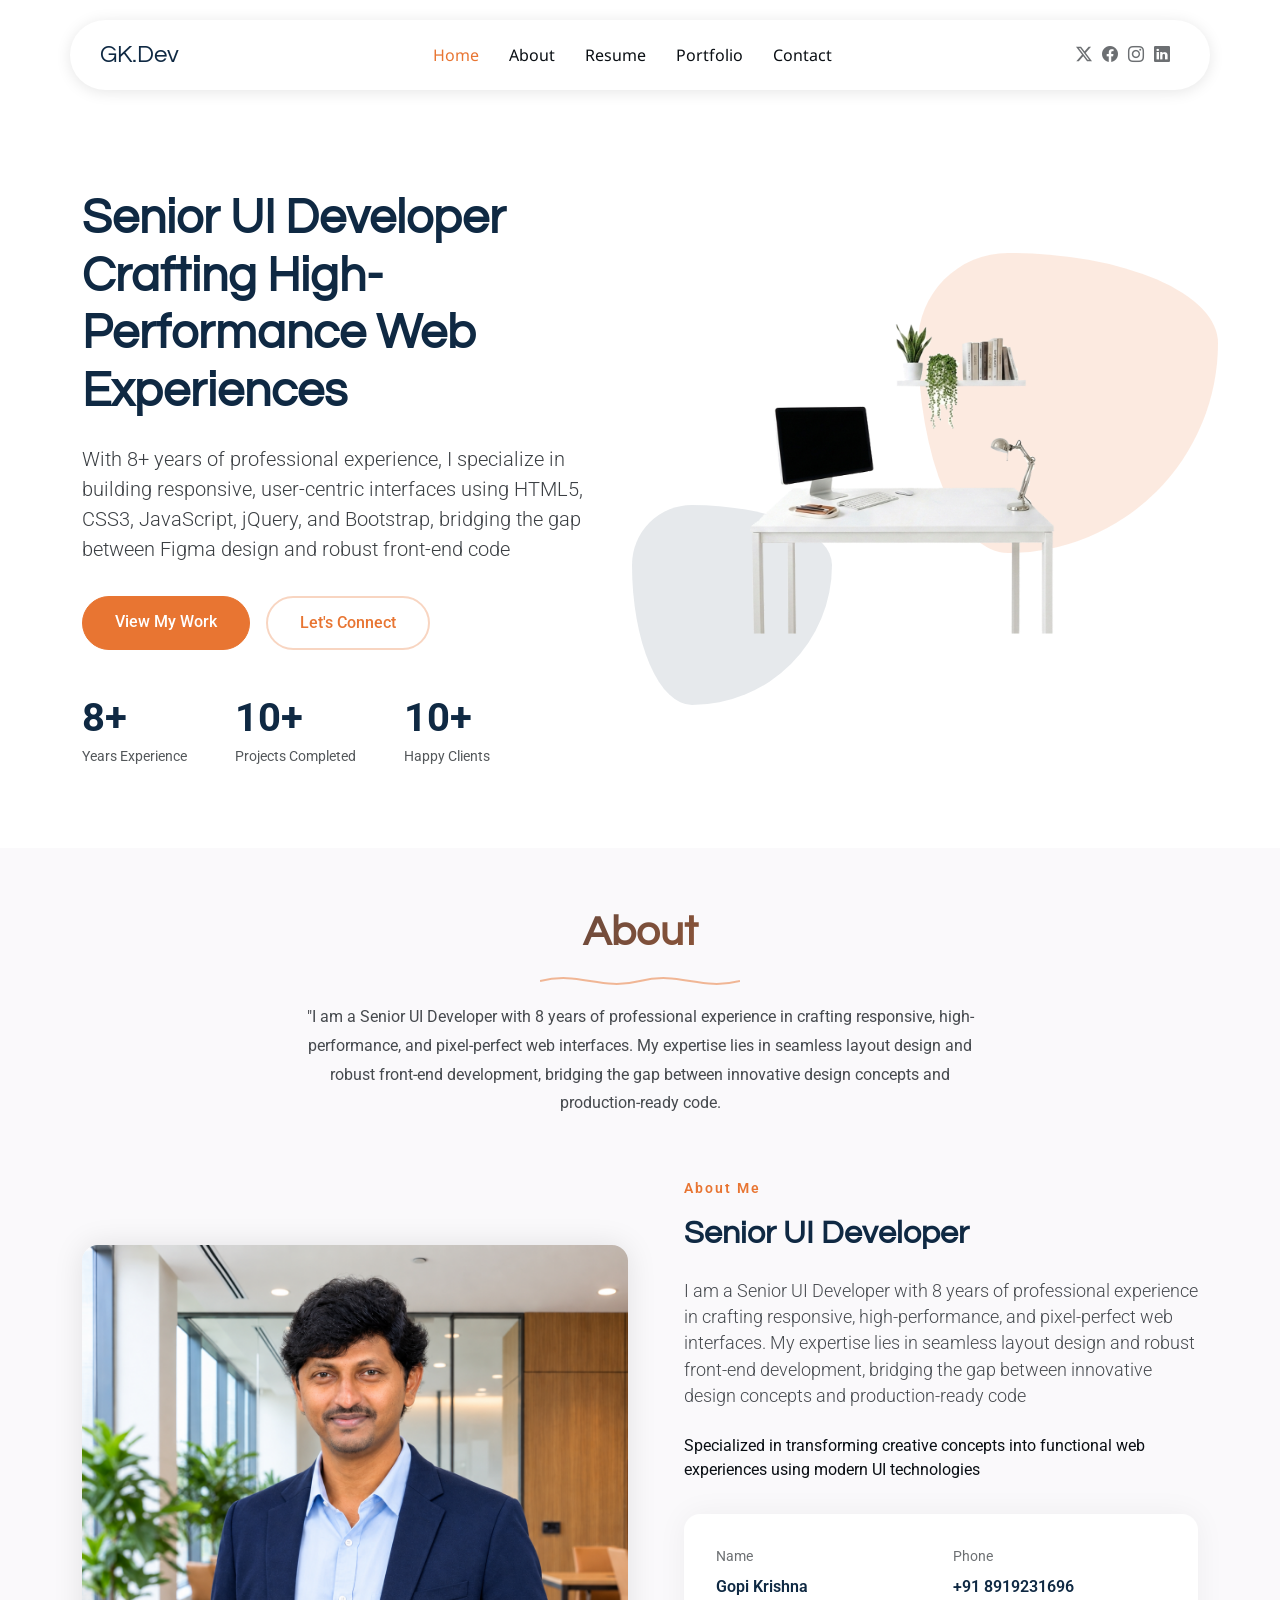
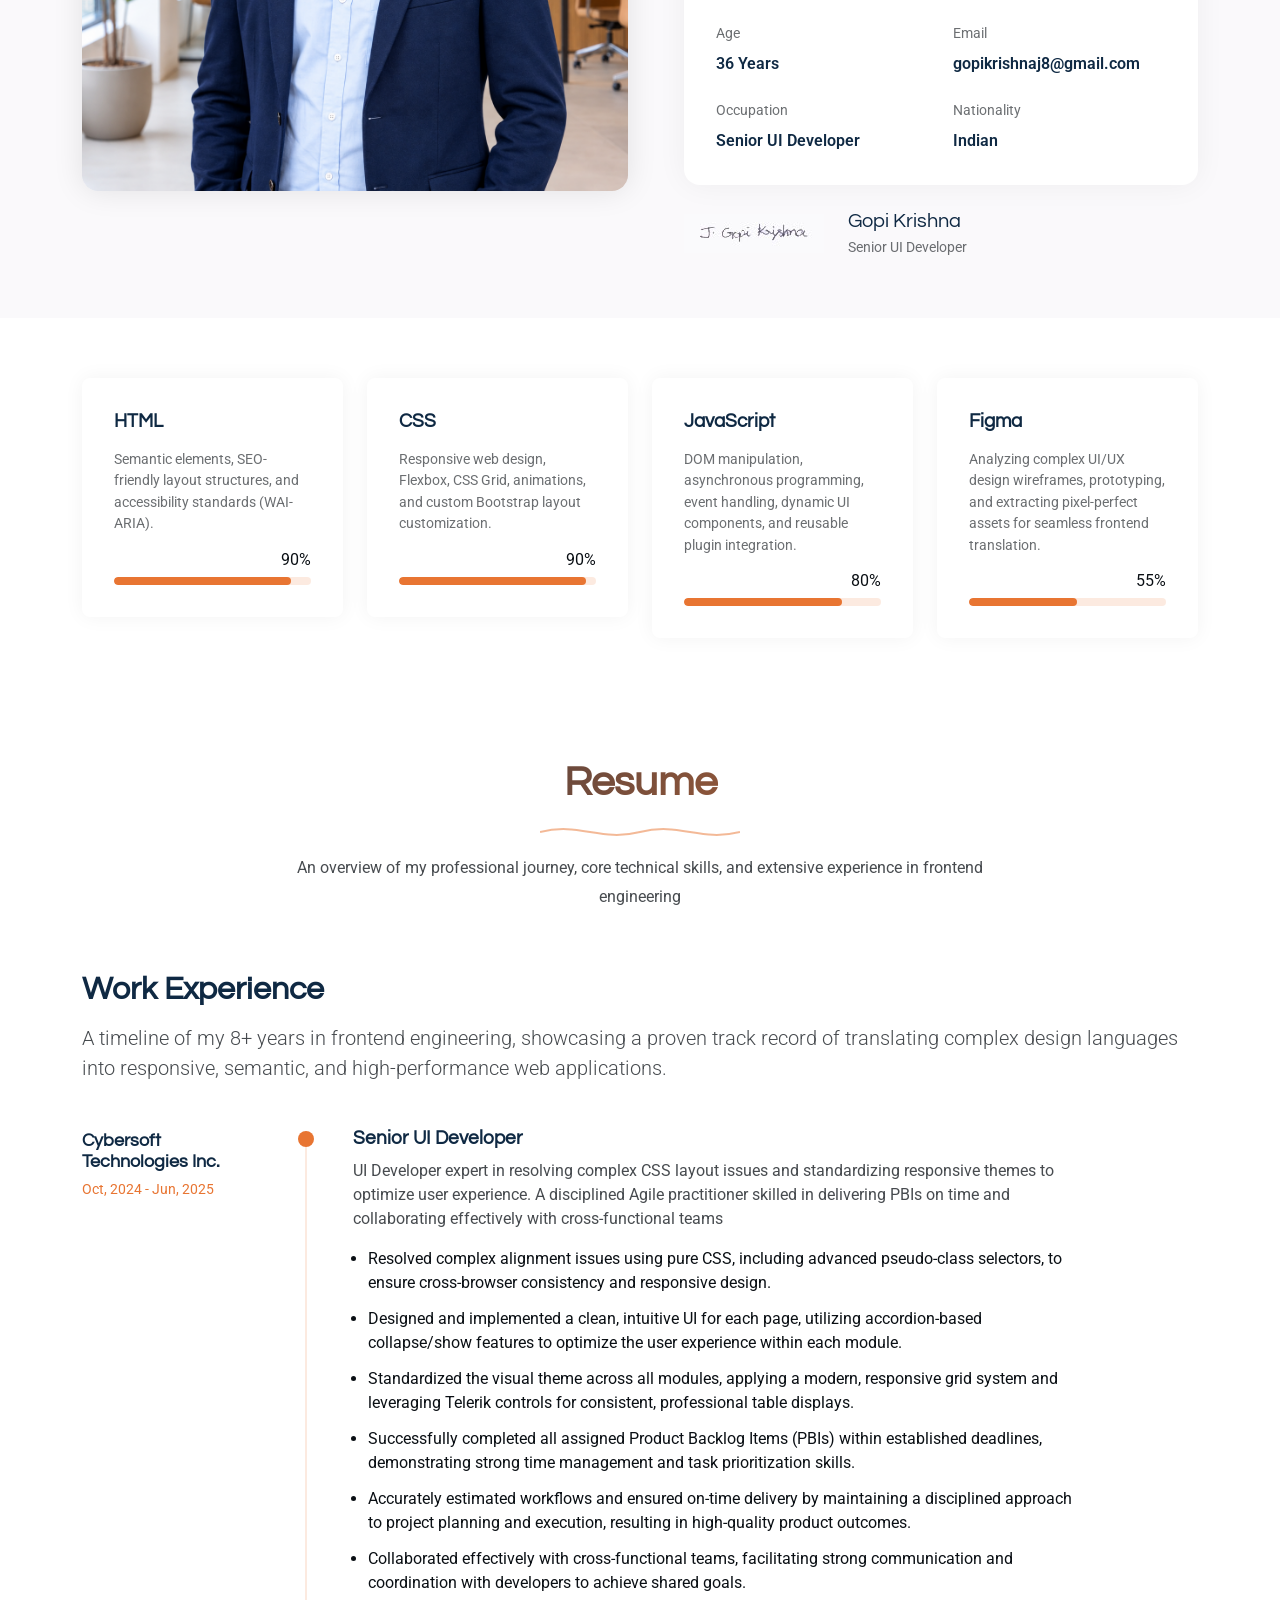
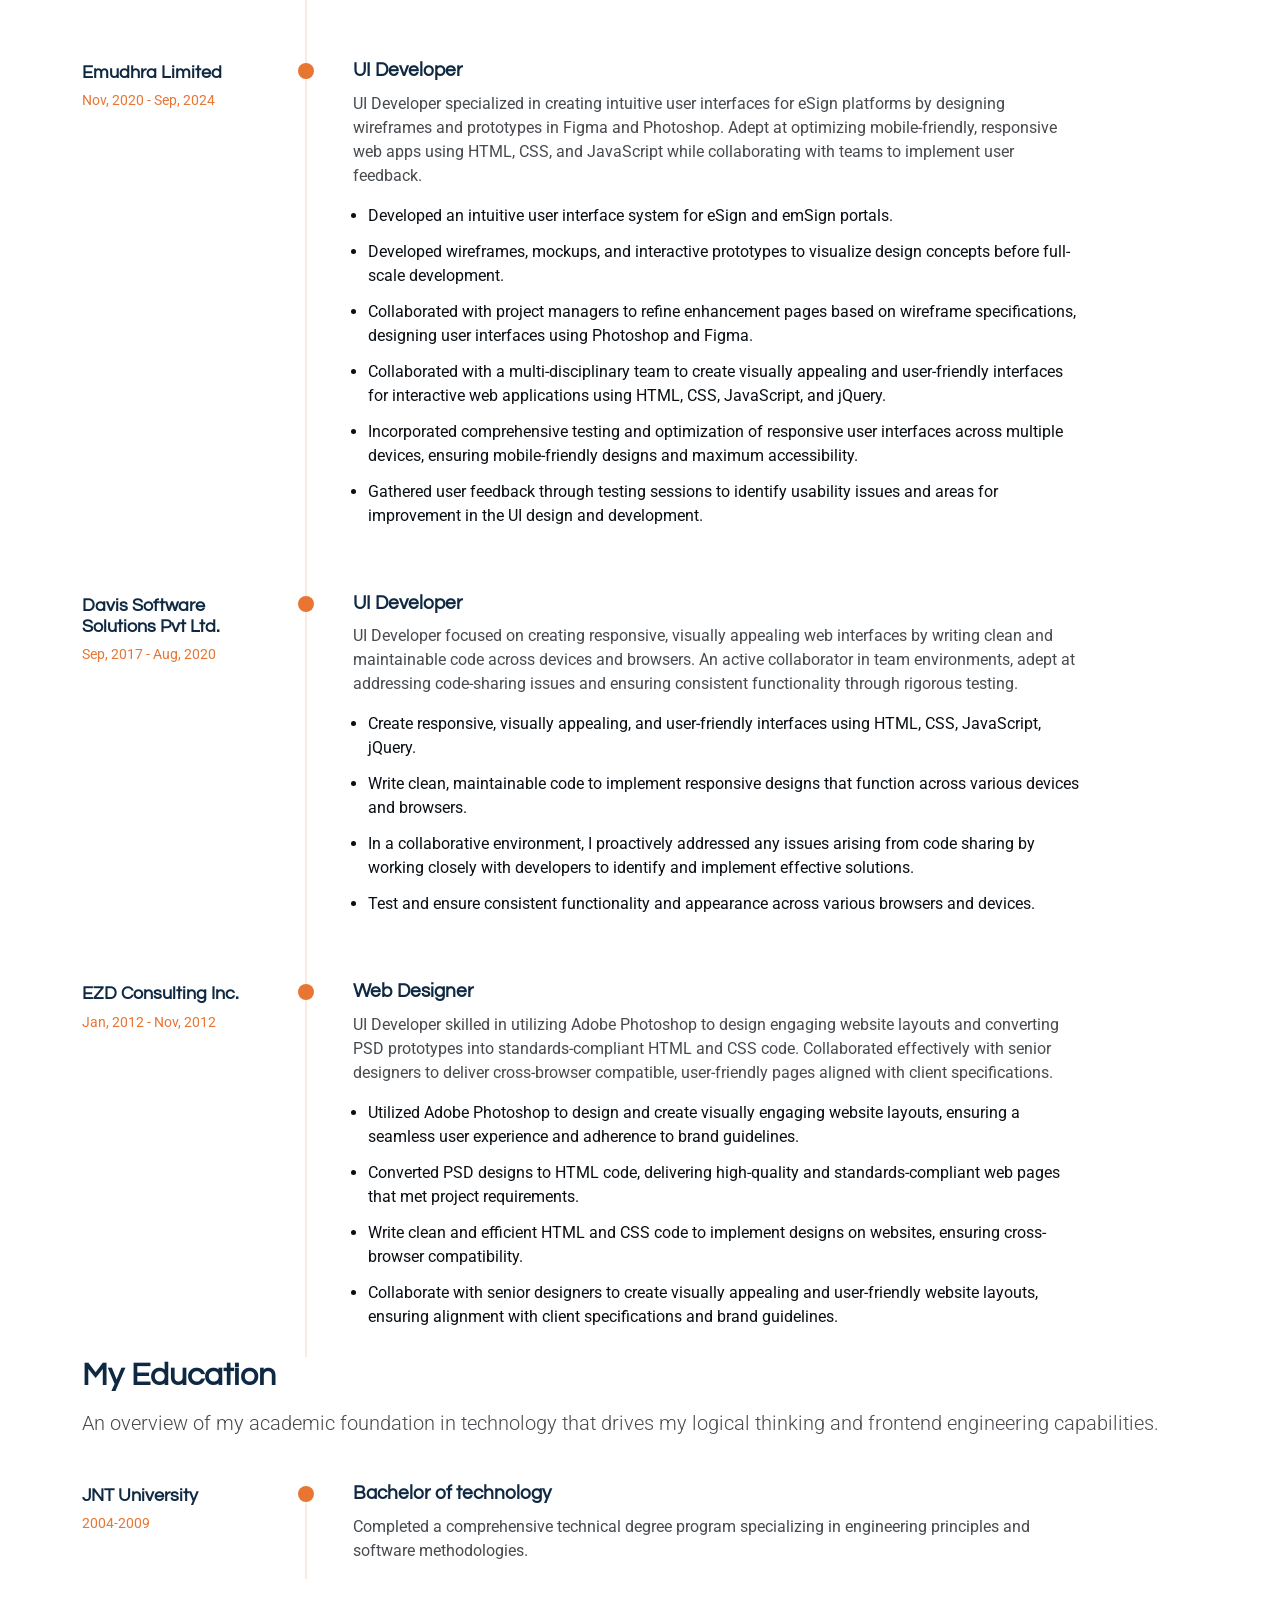
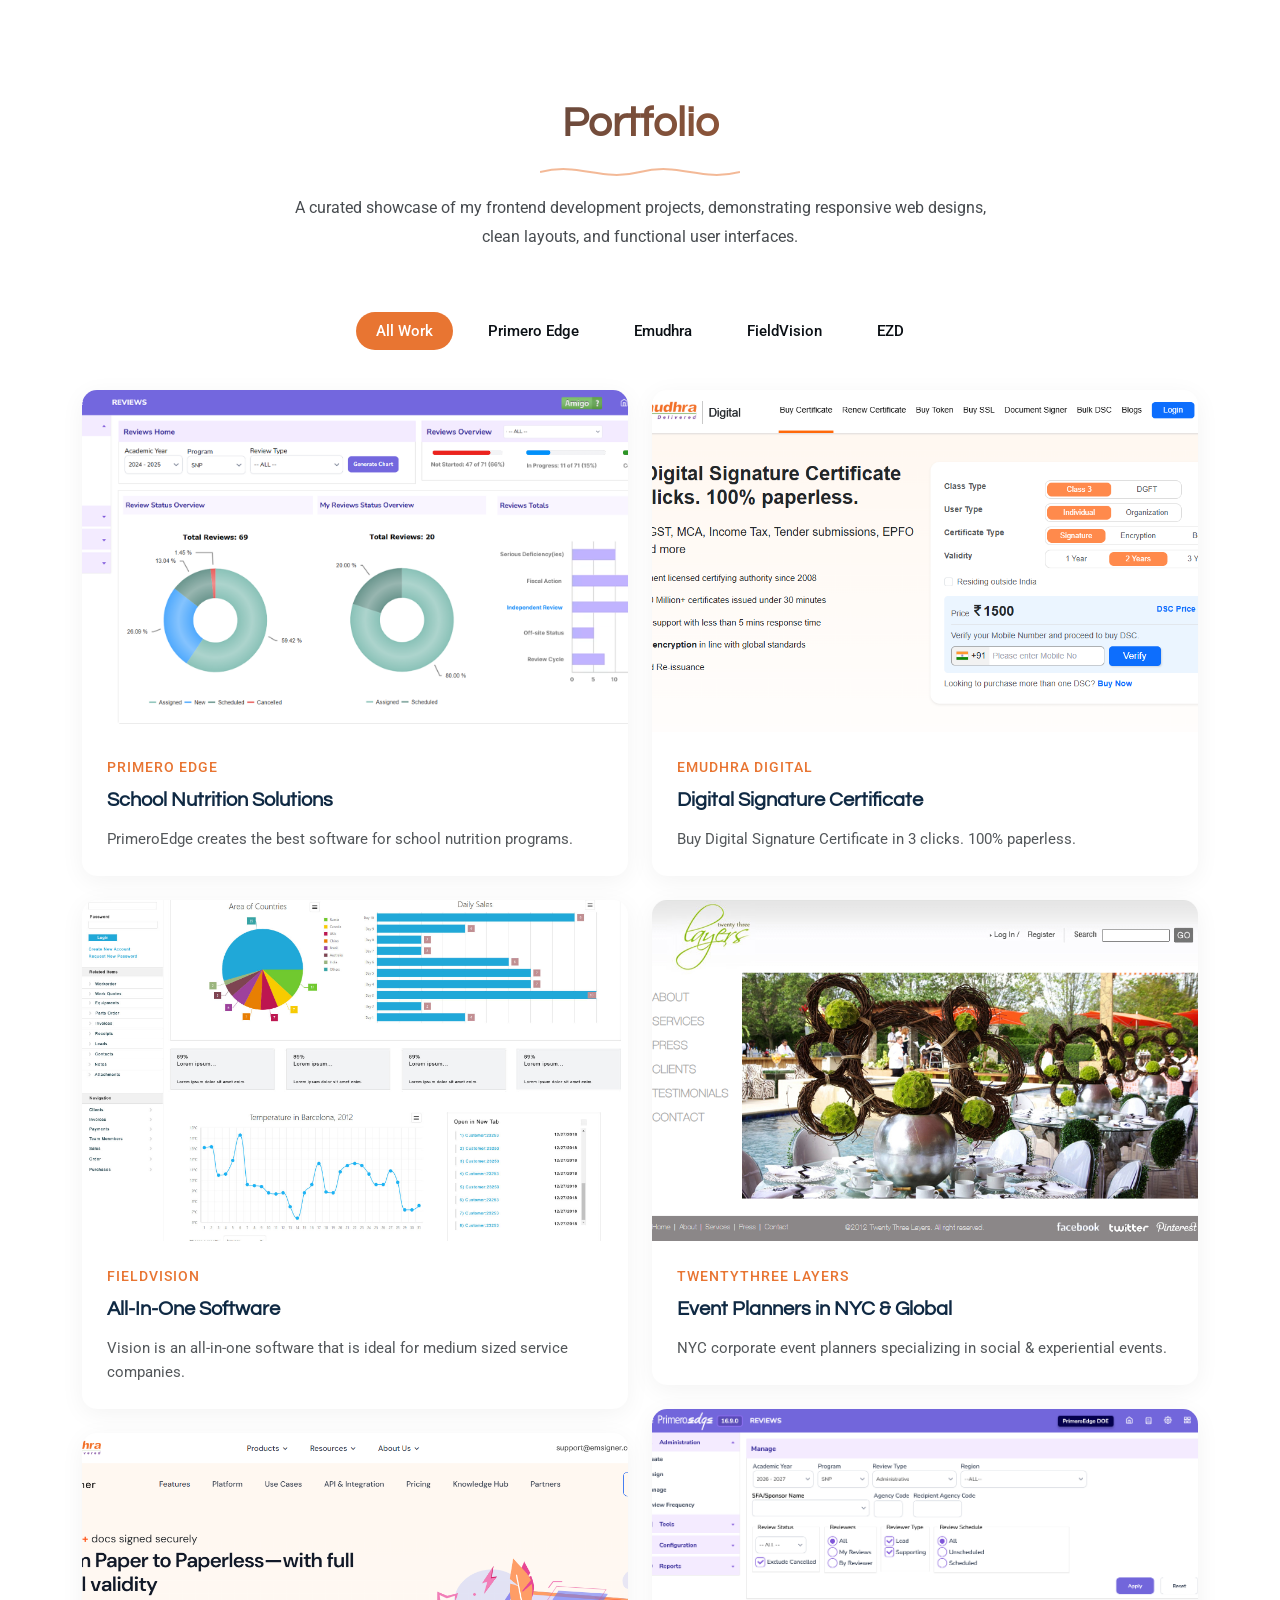
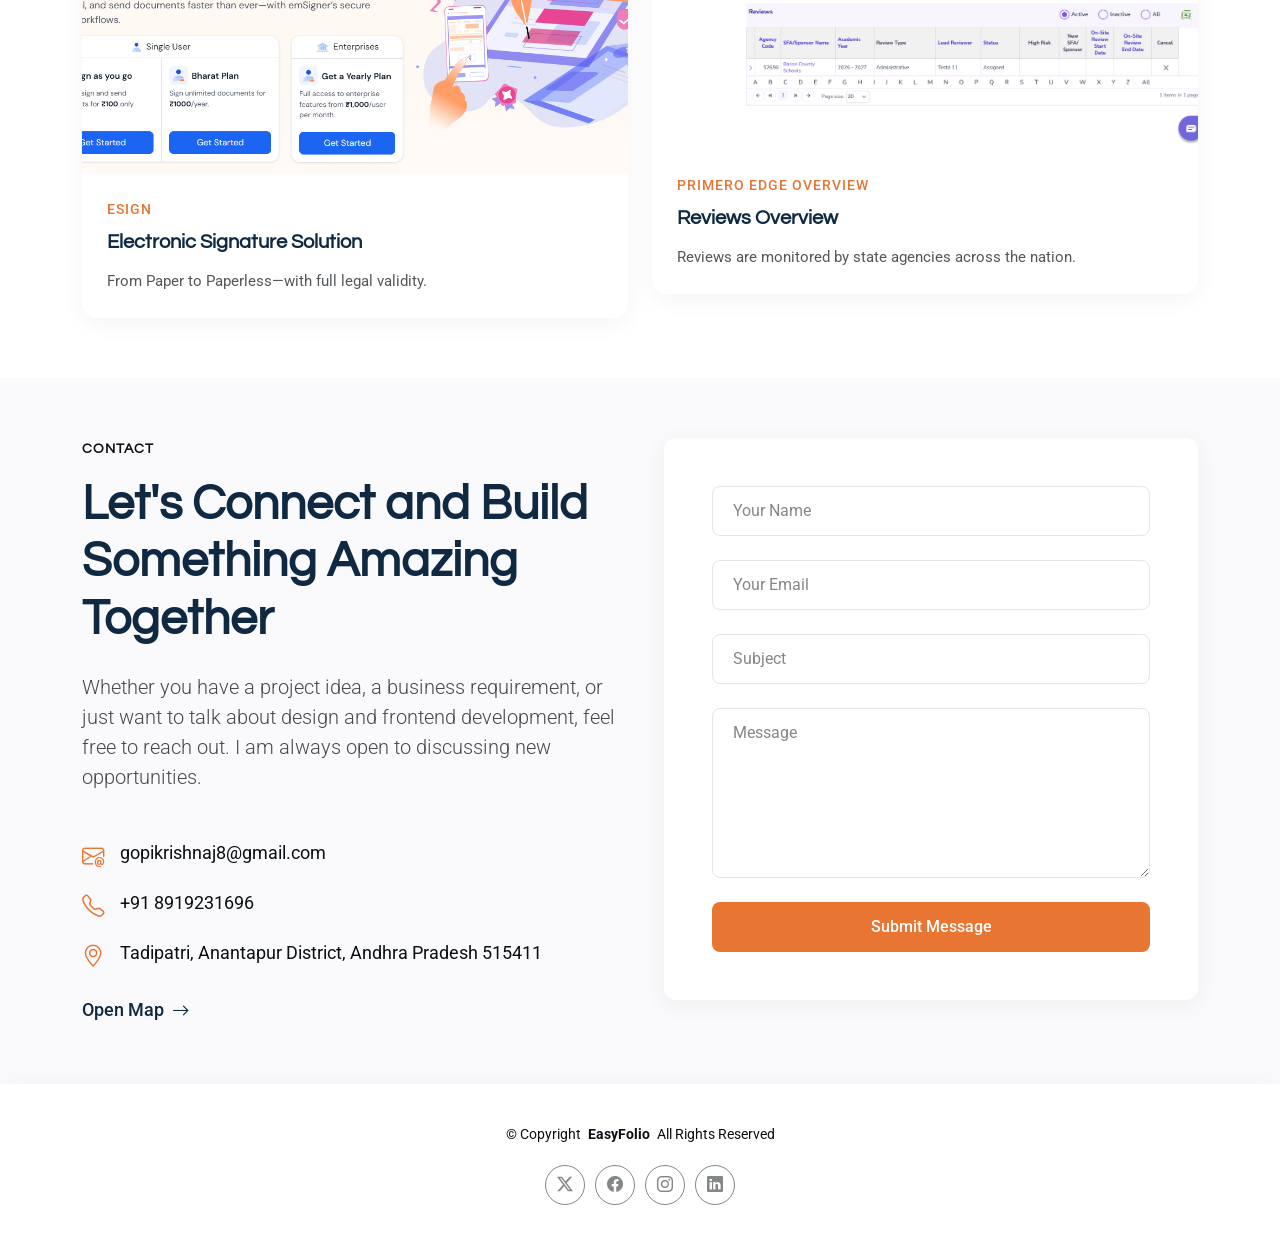
<file: index.html>
<!DOCTYPE html>
<html lang="en">

<head>
  <meta charset="utf-8">
  <meta content="width=device-width, initial-scale=1.0" name="viewport">
  <title>Index - Portfolio</title>
  <meta name="description" content="">
  <meta name="keywords" content="">

  <!-- Favicons -->
  <link href="assets/img/favicon.png" rel="icon">
  <link href="assets/img/apple-touch-icon.png" rel="apple-touch-icon">

  <!-- Fonts -->
  <link href="https://fonts.googleapis.com" rel="preconnect">
  <link href="https://fonts.gstatic.com" rel="preconnect" crossorigin>
  <link href="https://fonts.googleapis.com/css2?family=Roboto:ital,wght@0,100;0,300;0,400;0,500;0,700;0,900;1,100;1,300;1,400;1,500;1,700;1,900&family=Noto+Sans:ital,wght@0,100;0,200;0,300;0,400;0,500;0,600;0,700;0,800;0,900;1,100;1,200;1,300;1,400;1,500;1,600;1,700;1,800;1,900&family=Questrial:wght@400&display=swap" rel="stylesheet">

  <!-- Vendor CSS Files -->
  <link href="assets/vendor/bootstrap/css/bootstrap.min.css" rel="stylesheet">
  <link href="assets/vendor/bootstrap-icons/bootstrap-icons.css" rel="stylesheet">
  <link href="assets/vendor/aos/aos.css" rel="stylesheet">
  <link href="assets/vendor/glightbox/css/glightbox.min.css" rel="stylesheet">
  <link href="assets/vendor/swiper/swiper-bundle.min.css" rel="stylesheet">

  <!-- Main CSS File -->
  <link href="assets/css/main.css" rel="stylesheet">

  <!-- =======================================================
  * Template Name: EasyFolio
  * Template URL: https://bootstrapmade.com/easyfolio-bootstrap-portfolio-template/
  * Updated: Feb 21 2025 with Bootstrap v5.3.3
  * Author: BootstrapMade.com
  * License: https://bootstrapmade.com/license/
  ======================================================== -->
</head>

<body class="index-page">

  <header id="header" class="header d-flex align-items-center sticky-top">
    <div class="header-container container-fluid container-xl position-relative d-flex align-items-center justify-content-between">

      <a href="index.html" class="logo d-flex align-items-center me-auto me-xl-0">
        <!-- Uncomment the line below if you also wish to use an image logo -->
        <!-- <img src="assets/img/logo.webp" alt=""> -->
        <h1 class="sitename">GK.Dev</h1>
      </a>

      <nav id="navmenu" class="navmenu">
        <ul>
          <li><a href="#hero" class="active">Home</a></li>
          <li><a href="#about">About</a></li>
          <li><a href="#resume">Resume</a></li>
          <li><a href="#portfolio">Portfolio</a></li>
          <li><a href="#contact">Contact</a></li>
        </ul>
        <i class="mobile-nav-toggle d-xl-none bi bi-list"></i>
      </nav>

      <div class="header-social-links">
        <a href="https://x.com/Gopikrishnaj8" class="twitter"><i class="bi bi-twitter-x"></i></a>
        <a href="https://www.facebook.com/profile.php?id=61591927013829" class="facebook"><i class="bi bi-facebook"></i></a>
        <a href="https://www.instagram.com/iamgopikrishnaj/" class="instagram"><i class="bi bi-instagram"></i></a>
        <a href="https://www.linkedin.com/in/gopi-krishna-08017a323" class="linkedin"><i class="bi bi-linkedin"></i></a>
      </div>

    </div>
  </header>

  <main class="main">

    <!-- Hero Section -->
    <section id="hero" class="hero section">

      <div class="container" data-aos="fade-up" data-aos-delay="100">

        <div class="row align-items-center content">
          <div class="col-lg-6" data-aos="fade-up" data-aos-delay="200">
            <h2>Senior UI Developer Crafting High-Performance Web Experiences</h2>
            <p class="lead">With 8+ years of professional experience, I specialize in building responsive, user-centric interfaces using HTML5, CSS3, JavaScript, jQuery, and Bootstrap, bridging the gap between Figma design and robust front-end code</p>
            <div class="cta-buttons" data-aos="fade-up" data-aos-delay="300">
              <a href="#portfolio" class="btn btn-primary">View My Work</a>
              <a href="#contact" class="btn btn-outline">Let's Connect</a>
            </div>
            <div class="hero-stats" data-aos="fade-up" data-aos-delay="400">
              <div class="stat-item">
                <span class="stat-number">8+</span>
                <span class="stat-label">Years Experience</span>
              </div>
              <div class="stat-item">
                <span class="stat-number">10+</span>
                <span class="stat-label">Projects Completed</span>
              </div>
              <div class="stat-item">
                <span class="stat-number">10+</span>
                <span class="stat-label">Happy Clients</span>
              </div>
            </div>
          </div>
          <div class="col-lg-6">
            <div class="hero-image">
              <img src="assets/img/profile/profile-1.png" alt="Portfolio Hero Image" class="img-fluid" data-aos="zoom-out" data-aos-delay="300">
              <div class="shape-1"></div>
              <div class="shape-2"></div>
            </div>
          </div>
        </div>

      </div>

    </section><!-- /Hero Section -->

    <!-- About Section -->
    <section id="about" class="about section light-background">

      <!-- Section Title -->
      <div class="container section-title" data-aos="fade-up">
        <h2>About</h2>
        <div class="title-shape">
          <svg viewBox="0 0 200 20" xmlns="http://www.w3.org/2000/svg">
            <path d="M 0,10 C 40,0 60,20 100,10 C 140,0 160,20 200,10" fill="none" stroke="currentColor" stroke-width="2"></path>
          </svg>
        </div>
        <p>"I am a Senior UI Developer with 8 years of professional experience in crafting responsive, high-performance, and pixel-perfect web interfaces. My expertise lies in seamless layout design and robust front-end development, bridging the gap between innovative design concepts and production-ready code.</p>
      </div><!-- End Section Title -->

      <div class="container" data-aos="fade-up" data-aos-delay="100">

        <div class="row align-items-center">
          <div class="col-lg-6 position-relative" data-aos="fade-right" data-aos-delay="200">
            <div class="about-image">
              <img src="assets/img/profile/profile-square-2.png" alt="Profile Image" class="img-fluid rounded-4">
            </div>
          </div>

          <div class="col-lg-6" data-aos="fade-left" data-aos-delay="300">
            <div class="about-content">
              <span class="subtitle">About Me</span>

              <h2>Senior UI Developer</h2>

              <p class="lead mb-4">I am a Senior UI Developer with 8 years of professional experience in crafting responsive, high-performance, and pixel-perfect web interfaces. My expertise lies in seamless layout design and robust front-end development, bridging the gap between innovative design concepts and production-ready code</p>

              <p class="mb-4">Specialized in transforming creative concepts into functional web experiences using modern UI technologies</p>

              <div class="personal-info">
                <div class="row g-4">
                  <div class="col-6">
                    <div class="info-item">
                      <span class="label">Name</span>
                      <span class="value">Gopi Krishna</span>
                    </div>
                  </div>

                  <div class="col-6">
                    <div class="info-item">
                      <span class="label">Phone</span>
                      <span class="value">+91 8919231696</span>
                    </div>
                  </div>

                  <div class="col-6">
                    <div class="info-item">
                      <span class="label">Age</span>
                      <span class="value">36 Years</span>
                    </div>
                  </div>

                  <div class="col-6">
                    <div class="info-item">
                      <span class="label">Email</span>
                      <span class="value">gopikrishnaj8@gmail.com</span>
                    </div>
                  </div>

                  <div class="col-6">
                    <div class="info-item">
                      <span class="label">Occupation</span>
                      <span class="value">Senior UI Developer</span>
                    </div>
                  </div>

                  <div class="col-6">
                    <div class="info-item">
                      <span class="label">Nationality</span>
                      <span class="value">Indian</span>
                    </div>
                  </div>
                </div>
              </div>

              <div class="signature mt-4">
                <div class="signature-image">
                  <img src="assets/img/misc/signature-1.jpg" alt="" class="img-fluid">
                </div>
                <div class="signature-info">
                  <h4>Gopi Krishna</h4>
                  <p>Senior UI Developer</p>
                </div>
              </div>
            </div>
          </div>
        </div>

      </div>

    </section><!-- /About Section -->

    <!-- Skills Section -->
    <section id="skills" class="skills section">

      <div class="container" data-aos="fade-up" data-aos-delay="100">

        <div class="row g-4 skills-animation">

          <div class="col-md-6 col-lg-3" data-aos="fade-up" data-aos-delay="100">
            <div class="skill-box">
              <h3>HTML</h3>
              <p>Semantic elements, SEO-friendly layout structures, and accessibility standards (WAI-ARIA).</p>
              <span class="text-end d-block">90%</span>
              <div class="progress">
                <div class="progress-bar" role="progressbar" aria-valuenow="90" aria-valuemin="0" aria-valuemax="100"></div>
              </div>
            </div>
          </div>

          <div class="col-md-6 col-lg-3" data-aos="fade-up" data-aos-delay="200">
            <div class="skill-box">
              <h3>CSS</h3>
              <p>Responsive web design, Flexbox, CSS Grid, animations, and custom Bootstrap layout customization.</p>
              <span class="text-end d-block">90%</span>
              <div class="progress">
                <div class="progress-bar" role="progressbar" aria-valuenow="95" aria-valuemin="0" aria-valuemax="100"></div>
              </div>
            </div>
          </div>

          <div class="col-md-6 col-lg-3" data-aos="fade-up" data-aos-delay="300">
            <div class="skill-box">
              <h3>JavaScript</h3>
              <p>DOM manipulation, asynchronous programming, event handling, dynamic UI components, and reusable plugin integration.</p>
              <span class="text-end d-block">80%</span>
              <div class="progress">
                <div class="progress-bar" role="progressbar" aria-valuenow="80" aria-valuemin="0" aria-valuemax="100"></div>
              </div>
            </div>
          </div>

          <div class="col-md-6 col-lg-3" data-aos="fade-up" data-aos-delay="400">
            <div class="skill-box">
              <h3>Figma</h3>
              <p>Analyzing complex UI/UX design wireframes, prototyping, and extracting pixel-perfect assets for seamless frontend translation.</p>
              <span class="text-end d-block">55%</span>
              <div class="progress">
                <div class="progress-bar" role="progressbar" aria-valuenow="55" aria-valuemin="0" aria-valuemax="100">
                </div>
              </div>
            </div>
          </div>

        </div>

      </div>

    </section><!-- /Skills Section -->

    <!-- Resume Section -->
    <section id="resume" class="resume section">

      <!-- Section Title -->
      <div class="container section-title" data-aos="fade-up">
        <h2>Resume</h2>
        <div class="title-shape">
          <svg viewBox="0 0 200 20" xmlns="http://www.w3.org/2000/svg">
            <path d="M 0,10 C 40,0 60,20 100,10 C 140,0 160,20 200,10" fill="none" stroke="currentColor" stroke-width="2"></path>
          </svg>
        </div>
        <p>An overview of my professional journey, core technical skills, and extensive experience in frontend engineering</p>
      </div><!-- End Section Title -->

      <div class="container" data-aos="fade-up" data-aos-delay="100">

        <div class="row">
          <div class="col-12">
            <div class="resume-wrapper">
              <div class="resume-block" data-aos="fade-up">
                <h2>Work Experience</h2>
                <p class="lead">A timeline of my 8+ years in frontend engineering, showcasing a proven track record of translating complex design languages into responsive, semantic, and high-performance web applications.</p>

                <div class="timeline">
                  <div class="timeline-item" data-aos="fade-up" data-aos-delay="200">
                    <div class="timeline-left">
                      <h4 class="company">Cybersoft Technologies Inc.</h4>
                      <span class="period">Oct, 2024 - Jun, 2025</span>
                    </div>
                    <div class="timeline-dot"></div>
                    <div class="timeline-right">
                      <h3 class="position">Senior UI Developer</h3>
                      <p class="description">UI Developer expert in resolving complex CSS layout issues and standardizing responsive themes to optimize user experience. A disciplined Agile practitioner skilled in delivering PBIs on time and collaborating effectively with cross-functional teams</p>
                      <ul>
                        <li>Resolved complex alignment issues using pure CSS, including advanced pseudo-class selectors, to ensure cross-browser consistency and responsive design.</li>
                        <li>Designed and implemented a clean, intuitive UI for each page, utilizing accordion-based collapse/show features to optimize the user experience within each module.</li>
                        <li>Standardized the visual theme across all modules, applying a modern, responsive grid system and leveraging Telerik controls for consistent, professional table displays.</li>
                        <li>Successfully completed all assigned Product Backlog Items (PBIs) within established deadlines, demonstrating strong time management and task prioritization skills.</li>
                        <li>Accurately estimated workflows and ensured on-time delivery by maintaining a disciplined approach to project planning and execution, resulting in high-quality product outcomes.</li>
                        <li>Collaborated effectively with cross-functional teams, facilitating strong communication and coordination with developers to achieve shared goals.</li>
                      </ul>
                    </div>
                  </div>

                  <div class="timeline-item" data-aos="fade-up" data-aos-delay="300">
                    <div class="timeline-left">
                      <h4 class="company">Emudhra Limited</h4>
                      <span class="period">Nov, 2020 - Sep, 2024</span>
                    </div>
                    <div class="timeline-dot"></div>
                    <div class="timeline-right">
                      <h3 class="position">UI Developer</h3>
                      <p class="description">
                        UI Developer specialized in creating intuitive user interfaces for eSign platforms by designing wireframes and prototypes in Figma and Photoshop. Adept at optimizing mobile-friendly, responsive web apps using HTML, CSS, and JavaScript while collaborating with teams to implement user feedback.
                      </p>
                      <ul>
                        <li>Developed an intuitive user interface system for eSign and emSign portals.</li>
                        <li>Developed wireframes, mockups, and interactive prototypes to visualize design concepts before full-scale development.</li>
                        <li>Collaborated with project managers to refine enhancement pages based on wireframe specifications, designing user interfaces using Photoshop and Figma.</li>
                        <li>Collaborated with a multi-disciplinary team to create visually appealing and user-friendly interfaces for interactive web applications using HTML, CSS, JavaScript, and jQuery.</li>
                        <li>Incorporated comprehensive testing and optimization of responsive user interfaces across multiple devices, ensuring mobile-friendly designs and maximum accessibility.</li>
                        <li>Gathered user feedback through testing sessions to identify usability issues and areas for improvement in the UI design and development.</li>
                      </ul>
                    </div>
                  </div>
                  <div class="timeline-item" data-aos="fade-up" data-aos-delay="300">
                    <div class="timeline-left">
                      <h4 class="company">Davis Software Solutions Pvt Ltd.</h4>
                      <span class="period">Sep, 2017 - Aug, 2020</span>
                    </div>
                    <div class="timeline-dot"></div>
                    <div class="timeline-right">
                      <h3 class="position">UI Developer</h3>
                      <p class="description">
                        UI Developer focused on creating responsive, visually appealing web interfaces by writing clean and maintainable code across devices and browsers. An active collaborator in team environments, adept at addressing code-sharing issues and ensuring consistent functionality through rigorous testing.
                      </p>
                      <ul>
                        <li>Create responsive, visually appealing, and user-friendly interfaces using HTML, CSS, JavaScript, jQuery.</li>
                        <li>Write clean, maintainable code to implement responsive designs that function across various devices and browsers.</li>
                        <li>In a collaborative environment, I proactively addressed any issues arising from code sharing by working closely with developers to identify and implement effective solutions.</li>
                        <li>Test and ensure consistent functionality and appearance across various browsers and devices.</li>
                      </ul>
                    </div>
                  </div>
                  <div class="timeline-item" data-aos="fade-up" data-aos-delay="300">
                    <div class="timeline-left">
                      <h4 class="company">EZD Consulting Inc.</h4>
                      <span class="period">Jan, 2012 - Nov, 2012</span>
                    </div>
                    <div class="timeline-dot"></div>
                    <div class="timeline-right">
                      <h3 class="position">Web Designer</h3>
                      <p class="description">
                        UI Developer skilled in utilizing Adobe Photoshop to design engaging website layouts and converting PSD prototypes into standards-compliant HTML and CSS code. Collaborated effectively with senior designers to deliver cross-browser compatible, user-friendly pages aligned with client specifications.
                      </p>
                      <ul>
                        <li>Utilized Adobe Photoshop to design and create visually engaging website layouts, ensuring a seamless user experience and adherence to brand guidelines.</li>
                        <li>Converted PSD designs to HTML code, delivering high-quality and standards-compliant web pages that met project requirements.</li>
                        <li>Write clean and efficient HTML and CSS code to implement designs on websites, ensuring cross-browser compatibility.</li>
                        <li>Collaborate with senior designers to create visually appealing and user-friendly website layouts, ensuring alignment with client specifications and brand guidelines.</li>
                      </ul>
                    </div>
                  </div>
              </div>

              <div class="resume-block" data-aos="fade-up" data-aos-delay="100">
                <h2>My Education</h2>
                <p class="lead">An overview of my academic foundation in technology that drives my logical thinking and frontend engineering capabilities.</p>

                <div class="timeline">
                  <div class="timeline-item" data-aos="fade-up" data-aos-delay="200">
                    <div class="timeline-left">
                      <h4 class="company">JNT University</h4>
                      <span class="period">2004-2009</span>
                    </div>
                    <div class="timeline-dot"></div>
                    <div class="timeline-right">
                      <h3 class="position">Bachelor of technology</h3>
                      <p class="description">Completed a comprehensive technical degree program specializing in engineering principles and software methodologies.</p>
                    </div>
                  </div>
                </div>
              </div>
            </div>
          </div>
        </div>

      </div>

    </section><!-- /Resume Section -->

    <!-- Portfolio Section -->
    <section id="portfolio" class="portfolio section">

      <!-- Section Title -->
      <div class="container section-title" data-aos="fade-up">
        <h2>Portfolio</h2>
        <div class="title-shape">
          <svg viewBox="0 0 200 20" xmlns="http://www.w3.org/2000/svg">
            <path d="M 0,10 C 40,0 60,20 100,10 C 140,0 160,20 200,10" fill="none" stroke="currentColor" stroke-width="2"></path>
          </svg>
        </div>
        <p>A curated showcase of my frontend development projects, demonstrating responsive web designs, clean layouts, and functional user interfaces.</p>
      </div><!-- End Section Title -->

      <div class="container" data-aos="fade-up" data-aos-delay="100">

        <div class="isotope-layout" data-default-filter="*" data-layout="masonry" data-sort="original-order">

          <div class="portfolio-filters-container" data-aos="fade-up" data-aos-delay="200">
            <ul class="portfolio-filters isotope-filters">
              <li data-filter="*" class="filter-active">All Work</li>
              <li data-filter=".filter-web">Primero Edge</li>
              <li data-filter=".filter-graphics">Emudhra</li>
              <li data-filter=".filter-motion">FieldVision</li>
              <li data-filter=".filter-brand">EZD</li>
            </ul>
          </div>

          <div class="row g-4 isotope-container" data-aos="fade-up" data-aos-delay="300">

            <div class="col-lg-6 col-md-6 portfolio-item isotope-item filter-web">
              <div class="portfolio-card">
                <div class="portfolio-image">
                  <img src="assets/img/portfolio/project-1.png" class="img-fluid" alt="" loading="lazy">
                  <div class="portfolio-overlay">
                    <div class="portfolio-actions">
                      <a href="assets/img/portfolio/project-1.png" class="glightbox preview-link" data-gallery="portfolio-gallery-web"><i class="bi bi-eye"></i></a>
                      <a href="portfolio-primeroedge.html" class="details-link"><i class="bi bi-arrow-right"></i></a>
                    </div>
                  </div>
                </div>
                <div class="portfolio-content">
                  <span class="category">Primero Edge</span>
                  <h3>School Nutrition Solutions</h3>
                  <p>PrimeroEdge creates the best software for school nutrition programs.</p>
                </div>
              </div>
            </div><!-- End Portfolio Item -->

            <div class="col-lg-6 col-md-6 portfolio-item isotope-item filter-graphics">
              <div class="portfolio-card">
                <div class="portfolio-image">
                  <img src="assets/img/portfolio/project-4.png" class="img-fluid" alt="" loading="lazy">
                  <div class="portfolio-overlay">
                    <div class="portfolio-actions">
                      <a href="assets/img/portfolio/project-4.png" class="glightbox preview-link" data-gallery="portfolio-gallery-graphics"><i class="bi bi-eye"></i></a>
                      <a href="portfolio-emudhra.html" class="details-link"><i class="bi bi-arrow-right"></i></a>
                    </div>
                  </div>
                </div>
                <div class="portfolio-content">
                  <span class="category">Emudhra Digital</span>
                  <h3>Digital Signature Certificate</h3>
                  <p>Buy Digital Signature Certificate in 3 clicks. 100% paperless.</p>
                </div>
              </div>
            </div><!-- End Portfolio Item -->

            <div class="col-lg-6 col-md-6 portfolio-item isotope-item filter-motion">
              <div class="portfolio-card">
                <div class="portfolio-image">
                  <img src="assets/img/portfolio/project-7.jpg" class="img-fluid" alt="" loading="lazy">
                  <div class="portfolio-overlay">
                    <div class="portfolio-actions">
                      <a href="assets/img/portfolio/project-7.jpg" class="glightbox preview-link" data-gallery="portfolio-gallery-motion"><i class="bi bi-eye"></i></a>
                      <a href="portfolio-fieldvision.html" class="details-link"><i class="bi bi-arrow-right"></i></a>
                    </div>
                  </div>
                </div>
                <div class="portfolio-content">
                  <span class="category">FieldVision</span>
                  <h3>All-In-One Software</h3>
                  <p>Vision is an all-in-one software that is ideal for medium sized service companies.</p>
                </div>
              </div>
            </div><!-- End Portfolio Item -->

            <div class="col-lg-6 col-md-6 portfolio-item isotope-item filter-brand">
              <div class="portfolio-card">
                <div class="portfolio-image">
                  <img src="assets/img/portfolio/project-9.png" class="img-fluid" alt="" loading="lazy">
                  <div class="portfolio-overlay">
                    <div class="portfolio-actions">
                      <a href="assets/img/portfolio/project-9.png" class="glightbox preview-link" data-gallery="portfolio-gallery-brand"><i class="bi bi-eye"></i></a>
                      <a href="portfolio-ezd.html" class="details-link"><i class="bi bi-arrow-right"></i></a>
                    </div>
                  </div>
                </div>
                <div class="portfolio-content">
                  <span class="category">twentythree layers</span>
                  <h3>Event Planners in NYC &amp; Global</h3>
                  <p>NYC corporate event planners specializing in social &amp; experiential events.</p>
                </div>
              </div>
            </div><!-- End Portfolio Item -->

            <div class="col-lg-6 col-md-6 portfolio-item isotope-item filter-web">
              <div class="portfolio-card">
                <div class="portfolio-image">
                  <img src="assets/img/portfolio/project-2.png" class="img-fluid" alt="" loading="lazy">
                  <div class="portfolio-overlay">
                    <div class="portfolio-actions">
                      <a href="assets/img/portfolio/project-2.png" class="glightbox preview-link" data-gallery="portfolio-gallery-web"><i class="bi bi-eye"></i></a>
                      <a href="portfolio-primeroedge.html" class="details-link"><i class="bi bi-arrow-right"></i></a>
                    </div>
                  </div>
                </div>
                <div class="portfolio-content">
                  <span class="category">Primero Edge Overview</span>
                  <h3>Reviews Overview</h3>
                  <p>Reviews are monitored by state agencies across the nation.</p>
                </div>
              </div>
            </div><!-- End Portfolio Item -->

            <div class="col-lg-6 col-md-6 portfolio-item isotope-item filter-graphics">
              <div class="portfolio-card">
                <div class="portfolio-image">
                  <img src="assets/img/portfolio/project-5.png" class="img-fluid" alt="" loading="lazy">
                  <div class="portfolio-overlay">
                    <div class="portfolio-actions">
                      <a href="assets/img/portfolio/project-5.png" class="glightbox preview-link" data-gallery="portfolio-gallery-graphics"><i class="bi bi-eye"></i></a>
                      <a href="portfolio-emudhra.html" class="details-link"><i class="bi bi-arrow-right"></i></a>
                    </div>
                  </div>
                </div>
                <div class="portfolio-content">
                  <span class="category">Esign</span>
                  <h3>Electronic Signature Solution</h3>
                  <p>From Paper to Paperless—with full legal validity.</p>
                </div>
              </div>
            </div><!-- End Portfolio Item -->

          </div><!-- End Portfolio Container -->

        </div>

      </div>

    </section><!-- /Portfolio Section -->


    <!-- Contact Section -->
    <section id="contact" class="contact section light-background">

      <div class="container" data-aos="fade-up" data-aos-delay="100">

        <div class="row g-5">
          <div class="col-lg-6">
            <div class="content" data-aos="fade-up" data-aos-delay="200">
              <div class="section-category mb-3">Contact</div>
              <h2 class="display-5 mb-4">Let's Connect and Build Something Amazing Together</h2>
              <p class="lead mb-4">Whether you have a project idea, a business requirement, or just want to talk about design and frontend development, feel free to reach out. I am always open to discussing new opportunities.</p>

              <div class="contact-info mt-5">
                <div class="info-item d-flex mb-3">
                  <i class="bi bi-envelope-at me-3"></i>
                  <span>gopikrishnaj8@gmail.com</span>
                </div>

                <div class="info-item d-flex mb-3">
                  <i class="bi bi-telephone me-3"></i>
                  <span>+91 8919231696</span>
                </div>

                <div class="info-item d-flex mb-4">
                  <i class="bi bi-geo-alt me-3"></i>
                  <span>Tadipatri, Anantapur District, Andhra Pradesh 515411</span>
                </div>

                <a href="#" class="map-link d-inline-flex align-items-center">
                  Open Map
                  <i class="bi bi-arrow-right ms-2"></i>
                </a>
              </div>
            </div>
          </div>

          <div class="col-lg-6">
            <div class="contact-form card" data-aos="fade-up" data-aos-delay="300">
              <div class="card-body p-4 p-lg-5">

                <form action="forms/contact.php" method="post" class="php-email-form">
                  <div class="row gy-4">

                    <div class="col-12">
                      <input type="text" name="name" class="form-control" placeholder="Your Name" required="">
                    </div>

                    <div class="col-12 ">
                      <input type="email" class="form-control" name="email" placeholder="Your Email" required="">
                    </div>

                    <div class="col-12">
                      <input type="text" class="form-control" name="subject" placeholder="Subject" required="">
                    </div>

                    <div class="col-12">
                      <textarea class="form-control" name="message" rows="6" placeholder="Message" required=""></textarea>
                    </div>

                    <div class="col-12 text-center">
                      <div class="loading">Loading</div>
                      <div class="error-message"></div>
                      <div class="sent-message">Your message has been sent. Thank you!</div>

                      <button type="submit" class="btn btn-submit w-100">Submit Message</button>
                    </div>

                  </div>
                </form>

              </div>
            </div>
          </div>

        </div>

      </div>

    </section><!-- /Contact Section -->

  </main>

  <footer id="footer" class="footer">

    <div class="container">
      <div class="copyright text-center ">
        <p>© <span>Copyright</span> <strong class="px-1 sitename">EasyFolio</strong> <span>All Rights Reserved</span></p>
      </div>
      <div class="social-links d-flex justify-content-center">
        <a href="https://x.com/Gopikrishnaj8"><i class="bi bi-twitter-x"></i></a>
        <a href="https://www.facebook.com/profile.php?id=61591927013829"><i class="bi bi-facebook"></i></a>
        <a href="https://www.instagram.com/iamgopikrishnaj/"><i class="bi bi-instagram"></i></a>
        <a href="https://www.linkedin.com/in/gopi-krishna-08017a323"><i class="bi bi-linkedin"></i></a>
      </div>
    </div>

  </footer>

  <!-- Scroll Top -->
  <a href="#" id="scroll-top" class="scroll-top d-flex align-items-center justify-content-center"><i class="bi bi-arrow-up-short"></i></a>

  <!-- Vendor JS Files -->
  <script src="assets/vendor/bootstrap/js/bootstrap.bundle.min.js"></script>
  <script src="assets/vendor/php-email-form/validate.js"></script>
  <script src="assets/vendor/aos/aos.js"></script>
  <script src="assets/vendor/waypoints/noframework.waypoints.js"></script>
  <script src="assets/vendor/glightbox/js/glightbox.min.js"></script>
  <script src="assets/vendor/imagesloaded/imagesloaded.pkgd.min.js"></script>
  <script src="assets/vendor/isotope-layout/isotope.pkgd.min.js"></script>
  <script src="assets/vendor/swiper/swiper-bundle.min.js"></script>

  <!-- Main JS File -->
  <script src="assets/js/main.js"></script>

</body>

</html>
</file>
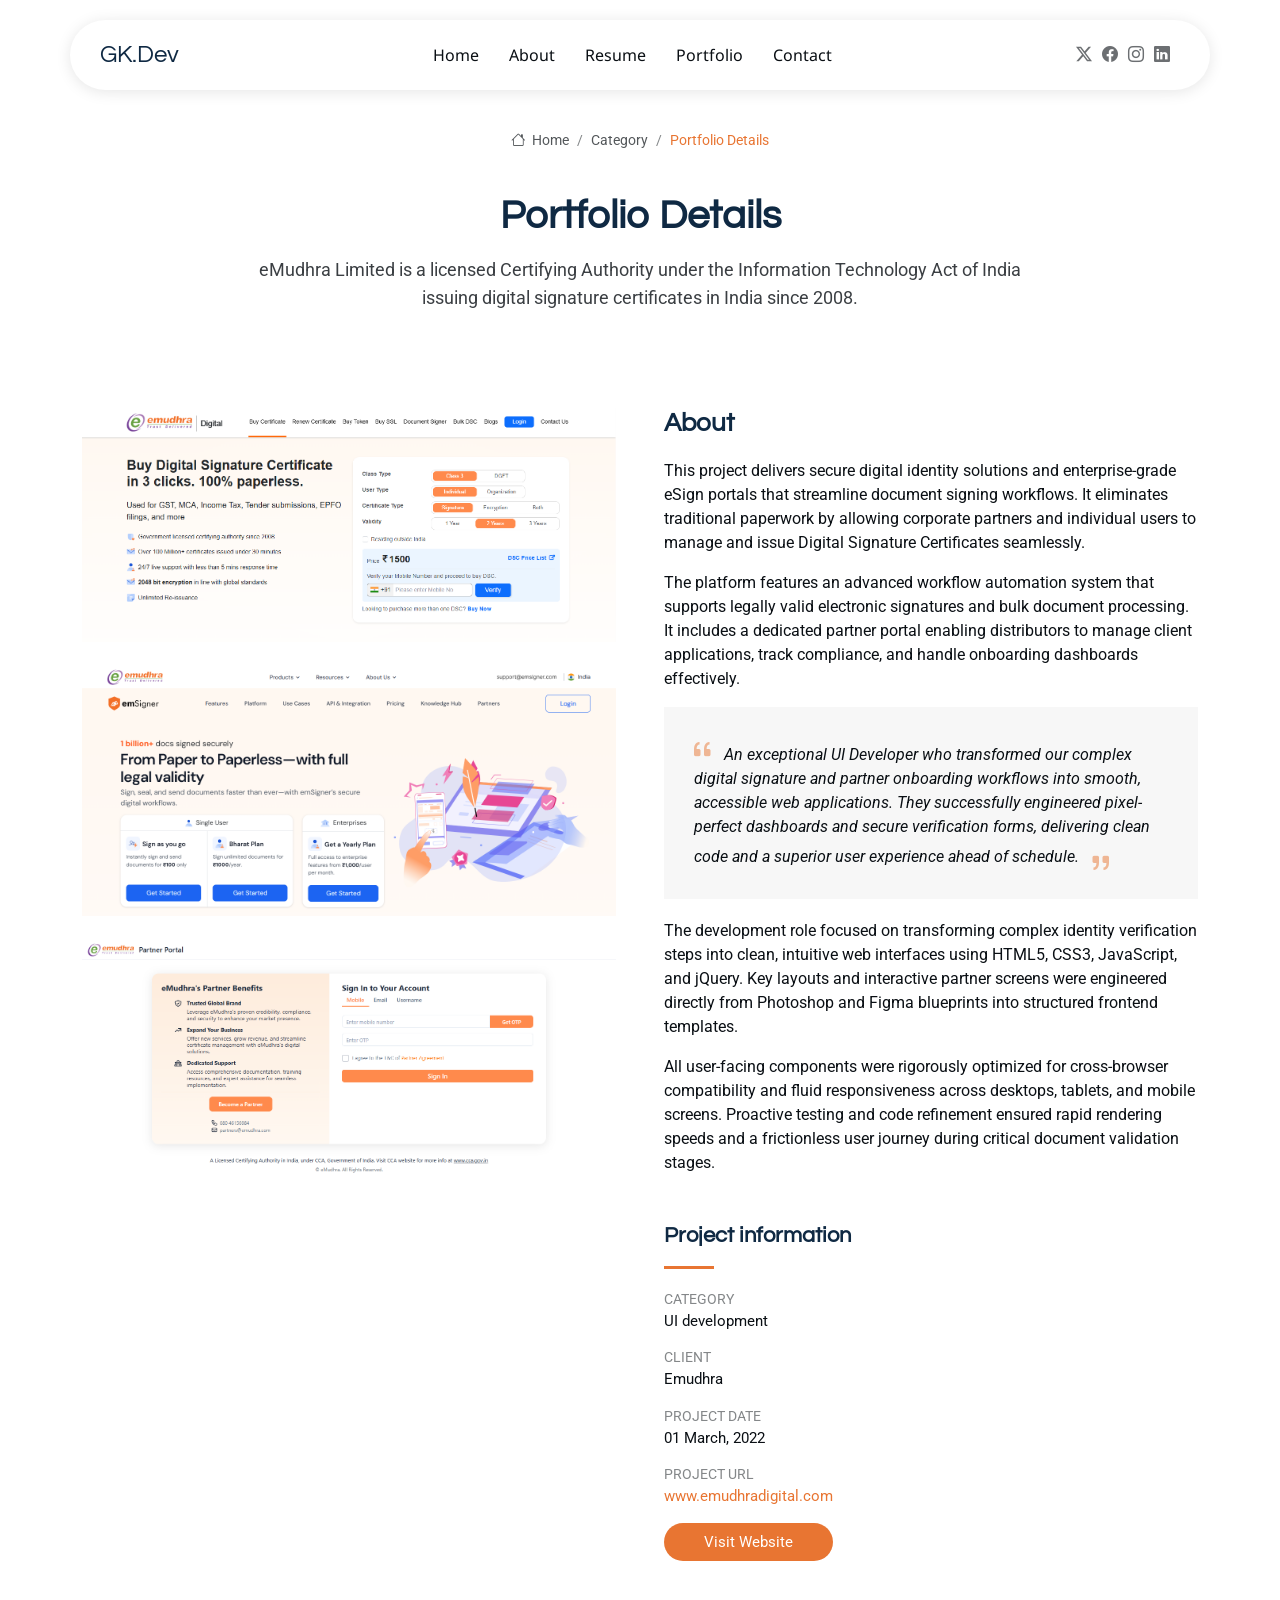
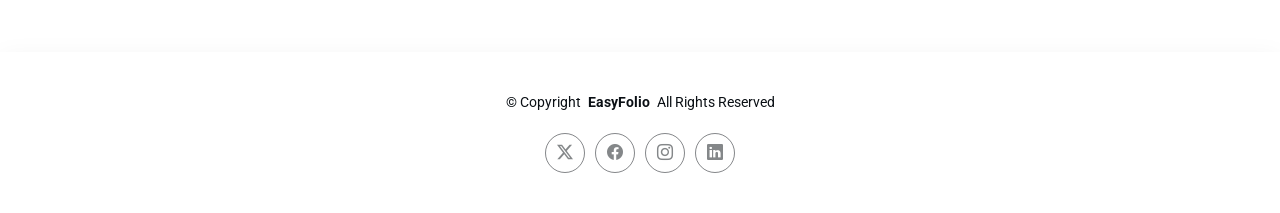
<file: portfolio-emudhra.html>
<!DOCTYPE html>
<html lang="en">

<head>
  <meta charset="utf-8">
  <meta content="width=device-width, initial-scale=1.0" name="viewport">
  <title>Portfolio Details - EasyFolio Bootstrap Template</title>
  <meta name="description" content="">
  <meta name="keywords" content="">

  <!-- Favicons -->
  <link href="assets/img/favicon.png" rel="icon">
  <link href="assets/img/apple-touch-icon.png" rel="apple-touch-icon">

  <!-- Fonts -->
  <link href="https://fonts.googleapis.com" rel="preconnect">
  <link href="https://fonts.gstatic.com" rel="preconnect" crossorigin>
  <link href="https://fonts.googleapis.com/css2?family=Roboto:ital,wght@0,100;0,300;0,400;0,500;0,700;0,900;1,100;1,300;1,400;1,500;1,700;1,900&family=Noto+Sans:ital,wght@0,100;0,200;0,300;0,400;0,500;0,600;0,700;0,800;0,900;1,100;1,200;1,300;1,400;1,500;1,600;1,700;1,800;1,900&family=Questrial:wght@400&display=swap" rel="stylesheet">

  <!-- Vendor CSS Files -->
  <link href="assets/vendor/bootstrap/css/bootstrap.min.css" rel="stylesheet">
  <link href="assets/vendor/bootstrap-icons/bootstrap-icons.css" rel="stylesheet">
  <link href="assets/vendor/aos/aos.css" rel="stylesheet">
  <link href="assets/vendor/glightbox/css/glightbox.min.css" rel="stylesheet">
  <link href="assets/vendor/swiper/swiper-bundle.min.css" rel="stylesheet">

  <!-- Main CSS File -->
  <link href="assets/css/main.css" rel="stylesheet">

  <!-- =======================================================
  * Template Name: EasyFolio
  * Template URL: https://bootstrapmade.com/easyfolio-bootstrap-portfolio-template/
  * Updated: Feb 21 2025 with Bootstrap v5.3.3
  * Author: BootstrapMade.com
  * License: https://bootstrapmade.com/license/
  ======================================================== -->
</head>

<body class="portfolio-details-page">

  <header id="header" class="header d-flex align-items-center sticky-top">
    <div class="header-container container-fluid container-xl position-relative d-flex align-items-center justify-content-between">

      <a href="index.html" class="logo d-flex align-items-center me-auto me-xl-0">
        <!-- Uncomment the line below if you also wish to use an image logo -->
        <!-- <img src="assets/img/logo.webp" alt=""> -->
        <h1 class="sitename">GK.Dev</h1>
      </a>

      <nav id="navmenu" class="navmenu">
        <ul>
          <li><a href="index.html">Home</a></li>
          <li><a href="index.html">About</a></li>
          <li><a href="index.html">Resume</a></li>
          <li><a href="index.html">Portfolio</a></li>
          <li><a href="index.html">Contact</a></li>
        </ul>
        <i class="mobile-nav-toggle d-xl-none bi bi-list"></i>
      </nav>

      <div class="header-social-links">
        <a href="https://x.com/Gopikrishnaj8" class="twitter"><i class="bi bi-twitter-x"></i></a>
        <a href="https://www.facebook.com/profile.php?id=61591927013829" class="facebook"><i class="bi bi-facebook"></i></a>
        <a href="https://www.instagram.com/iamgopikrishnaj/" class="instagram"><i class="bi bi-instagram"></i></a>
        <a href="https://www.linkedin.com/in/gopi-krishna-08017a323" class="linkedin"><i class="bi bi-linkedin"></i></a>
      </div>

    </div>
  </header>

  <main class="main">

    <!-- Page Title -->
    <div class="page-title">
      <div class="breadcrumbs">
        <nav aria-label="breadcrumb">
          <ol class="breadcrumb">
            <li class="breadcrumb-item"><a href="#"><i class="bi bi-house"></i> Home</a></li>
            <li class="breadcrumb-item"><a href="#">Category</a></li>
            <li class="breadcrumb-item active current">Portfolio Details</li>
          </ol>
        </nav>
      </div>

      <div class="title-wrapper">
        <h1>Portfolio Details</h1>
        <p>eMudhra Limited is a licensed Certifying Authority under the Information Technology Act of India issuing digital signature certificates in
India since 2008.</p>
      </div>
    </div><!-- End Page Title -->

    <!-- Portfolio Details Section -->
    <section id="portfolio-details" class="portfolio-details section">

      <div class="container" data-aos="fade-up">

        <div class="row gy-4 g-lg-5">
          <div class="col-lg-6">
            <img src="assets/img/portfolio/project-4.png" class="img-fluid mb-4" alt="">
            <img src="assets/img/portfolio/project-5.png" class="img-fluid mb-4" alt="">
            <img src="assets/img/portfolio/project-6.png" class="img-fluid mb-4" alt="">
          </div>

          <div class="col-lg-6">

            <div class="position-sticky" style="top: 40px">
              <div class="portfolio-description">
                <h2>About</h2>
                <p>This project delivers secure digital identity solutions and enterprise-grade eSign portals that streamline document signing workflows. It eliminates traditional paperwork by allowing corporate partners and individual users to manage and issue Digital Signature Certificates seamlessly.</p>
                <p>
The platform features an advanced workflow automation system that supports legally valid electronic signatures and bulk document processing. It includes a dedicated partner portal enabling distributors to manage client applications, track compliance, and handle onboarding dashboards effectively.</p>
                <div class="testimonial-item">
                  <p>
                    <i class="bi bi-quote quote-icon-left"></i>
                    <span>An exceptional UI Developer who transformed our complex digital signature and partner onboarding workflows into smooth, accessible web applications. They successfully engineered pixel-perfect dashboards and secure verification forms, delivering clean code and a superior user experience ahead of schedule.</span>
                    <i class="bi bi-quote quote-icon-right"></i>
                  </p>
                <!--  <div>
                    <img src="assets/img/person/person-f-5.webp" class="testimonial-img" alt="">
                    <h3>Sara Wilsson</h3>
                    <h4>Designer</h4>
                  </div>-->
                </div>
                <p>
The development role focused on transforming complex identity verification steps into clean, intuitive web interfaces using HTML5, CSS3, JavaScript, and jQuery. Key layouts and interactive partner screens were engineered directly from Photoshop and Figma blueprints into structured frontend templates.</p>
                <p>
All user-facing components were rigorously optimized for cross-browser compatibility and fluid responsiveness across desktops, tablets, and mobile screens. Proactive testing and code refinement ensured rapid rendering speeds and a frictionless user journey during critical document validation stages.</p>

              </div>

              <div class="portfolio-info mt-5">
                <h3>Project information</h3>
                <ul>
                  <li><strong>Category</strong> UI development</li>
                  <li><strong>Client</strong> Emudhra</li>
                  <li><strong>Project date</strong> 01 March, 2022</li>
                  <li><strong>Project URL</strong> <a href="javascript:;">www.emudhradigital.com</a></li>
                  <li><a href="https://emudhradigital.com/" target="_blank" class="btn-visit align-self-start">Visit Website</a></li>
                </ul>
              </div>
            </div>

          </div>
        </div>

      </div>

    </section><!-- /Portfolio Details Section -->

  </main>

  <footer id="footer" class="footer">

    <div class="container">
      <div class="copyright text-center ">
        <p>© <span>Copyright</span> <strong class="px-1 sitename">EasyFolio</strong> <span>All Rights Reserved</span></p>
      </div>
      <div class="social-links d-flex justify-content-center">
        <a href="https://x.com/Gopikrishnaj8"><i class="bi bi-twitter-x"></i></a>
        <a href="https://www.facebook.com/profile.php?id=61591927013829"><i class="bi bi-facebook"></i></a>
        <a href="https://www.instagram.com/iamgopikrishnaj/"><i class="bi bi-instagram"></i></a>
        <a href="https://www.linkedin.com/in/gopi-krishna-08017a323"><i class="bi bi-linkedin"></i></a>
      </div>
    </div>

  </footer>

  <!-- Scroll Top -->
  <a href="#" id="scroll-top" class="scroll-top d-flex align-items-center justify-content-center"><i class="bi bi-arrow-up-short"></i></a>

  <!-- Vendor JS Files -->
  <script src="assets/vendor/bootstrap/js/bootstrap.bundle.min.js"></script>
  <script src="assets/vendor/php-email-form/validate.js"></script>
  <script src="assets/vendor/aos/aos.js"></script>
  <script src="assets/vendor/waypoints/noframework.waypoints.js"></script>
  <script src="assets/vendor/glightbox/js/glightbox.min.js"></script>
  <script src="assets/vendor/imagesloaded/imagesloaded.pkgd.min.js"></script>
  <script src="assets/vendor/isotope-layout/isotope.pkgd.min.js"></script>
  <script src="assets/vendor/swiper/swiper-bundle.min.js"></script>

  <!-- Main JS File -->
  <script src="assets/js/main.js"></script>

</body>

</html>
</file>
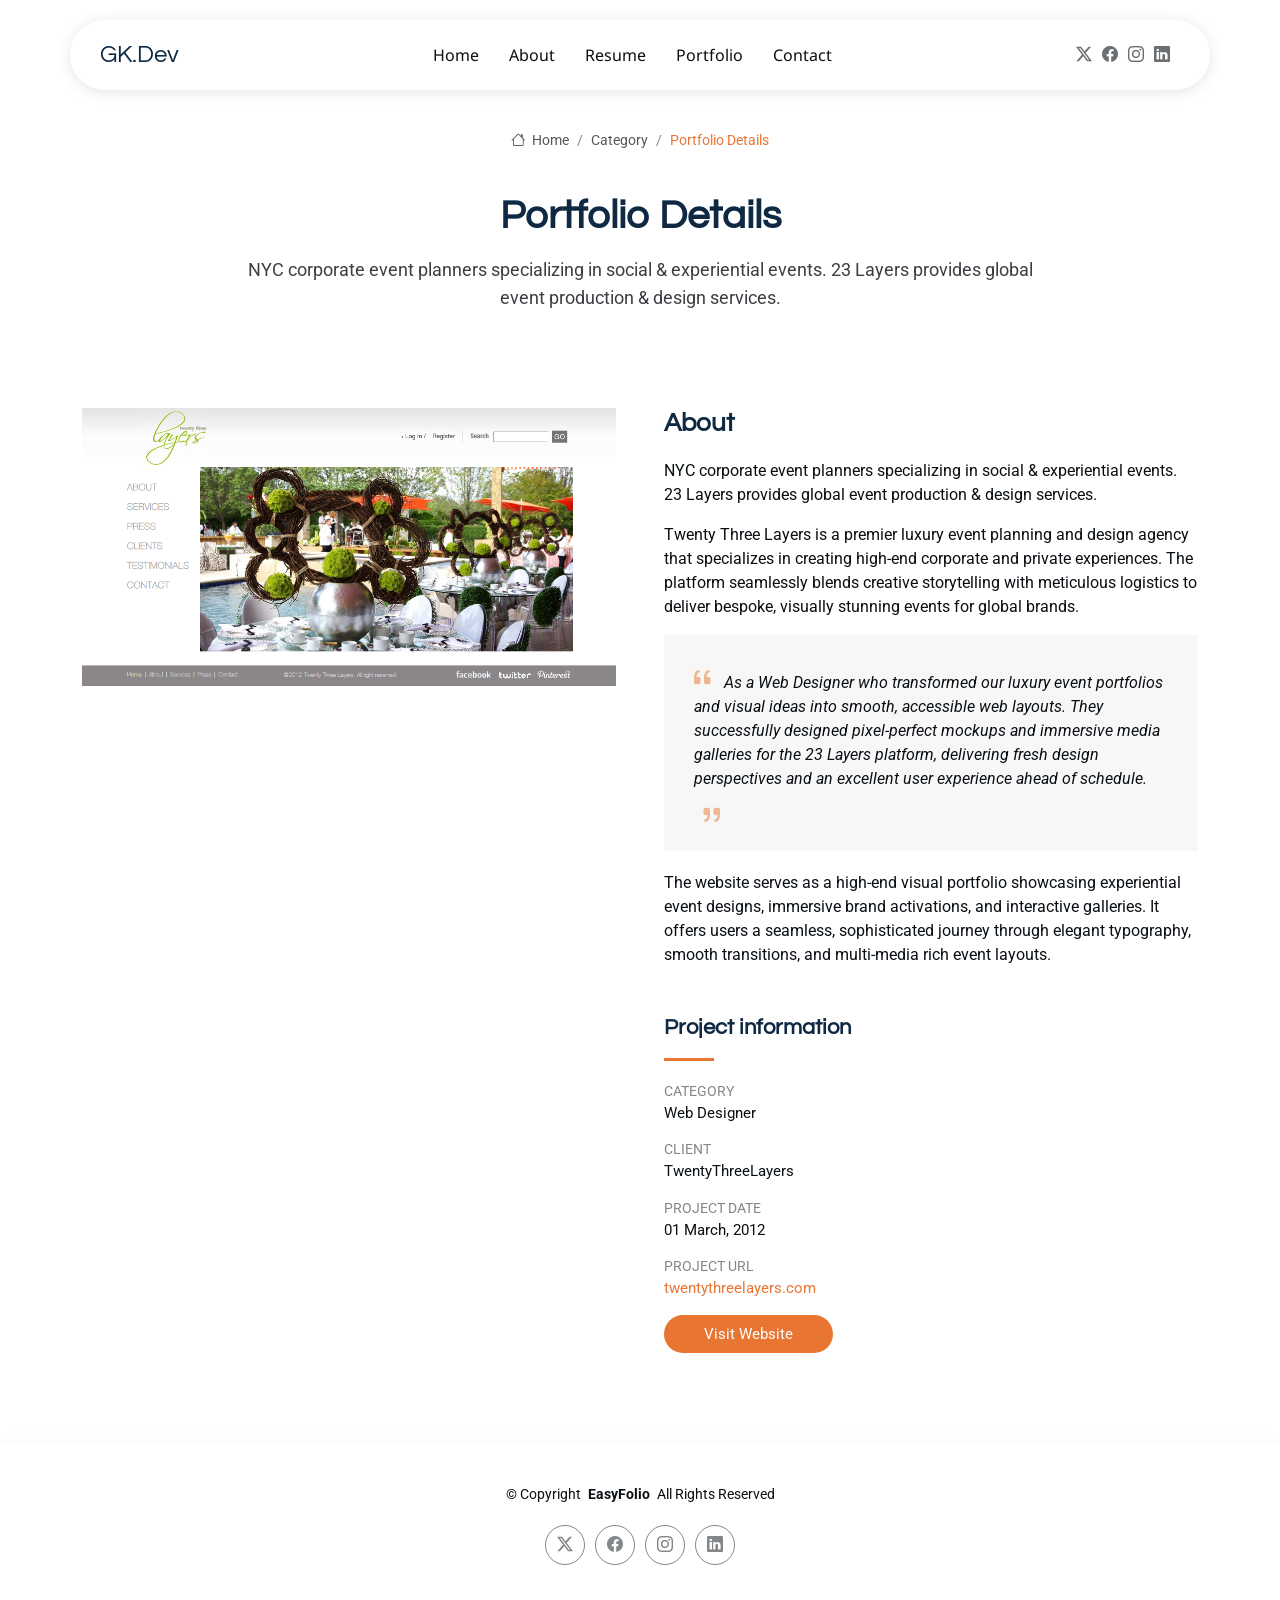
<file: portfolio-ezd.html>
<!DOCTYPE html>
<html lang="en">

<head>
  <meta charset="utf-8">
  <meta content="width=device-width, initial-scale=1.0" name="viewport">
  <title>Portfolio Details - EasyFolio Bootstrap Template</title>
  <meta name="description" content="">
  <meta name="keywords" content="">

  <!-- Favicons -->
  <link href="assets/img/favicon.png" rel="icon">
  <link href="assets/img/apple-touch-icon.png" rel="apple-touch-icon">

  <!-- Fonts -->
  <link href="https://fonts.googleapis.com" rel="preconnect">
  <link href="https://fonts.gstatic.com" rel="preconnect" crossorigin>
  <link href="https://fonts.googleapis.com/css2?family=Roboto:ital,wght@0,100;0,300;0,400;0,500;0,700;0,900;1,100;1,300;1,400;1,500;1,700;1,900&family=Noto+Sans:ital,wght@0,100;0,200;0,300;0,400;0,500;0,600;0,700;0,800;0,900;1,100;1,200;1,300;1,400;1,500;1,600;1,700;1,800;1,900&family=Questrial:wght@400&display=swap" rel="stylesheet">

  <!-- Vendor CSS Files -->
  <link href="assets/vendor/bootstrap/css/bootstrap.min.css" rel="stylesheet">
  <link href="assets/vendor/bootstrap-icons/bootstrap-icons.css" rel="stylesheet">
  <link href="assets/vendor/aos/aos.css" rel="stylesheet">
  <link href="assets/vendor/glightbox/css/glightbox.min.css" rel="stylesheet">
  <link href="assets/vendor/swiper/swiper-bundle.min.css" rel="stylesheet">

  <!-- Main CSS File -->
  <link href="assets/css/main.css" rel="stylesheet">

  <!-- =======================================================
  * Template Name: EasyFolio
  * Template URL: https://bootstrapmade.com/easyfolio-bootstrap-portfolio-template/
  * Updated: Feb 21 2025 with Bootstrap v5.3.3
  * Author: BootstrapMade.com
  * License: https://bootstrapmade.com/license/
  ======================================================== -->
</head>

<body class="portfolio-details-page">

  <header id="header" class="header d-flex align-items-center sticky-top">
    <div class="header-container container-fluid container-xl position-relative d-flex align-items-center justify-content-between">

      <a href="index.html" class="logo d-flex align-items-center me-auto me-xl-0">
        <!-- Uncomment the line below if you also wish to use an image logo -->
        <!-- <img src="assets/img/logo.webp" alt=""> -->
        <h1 class="sitename">GK.Dev</h1>
      </a>

      <nav id="navmenu" class="navmenu">
        <ul>
          <li><a href="index.html">Home</a></li>
          <li><a href="index.html">About</a></li>
          <li><a href="index.html">Resume</a></li>
          <li><a href="index.html">Portfolio</a></li>
          <li><a href="index.html">Contact</a></li>
        </ul>
        <i class="mobile-nav-toggle d-xl-none bi bi-list"></i>
      </nav>

      <div class="header-social-links">
        <a href="https://x.com/Gopikrishnaj8" class="twitter"><i class="bi bi-twitter-x"></i></a>
        <a href="https://www.facebook.com/profile.php?id=61591927013829" class="facebook"><i class="bi bi-facebook"></i></a>
        <a href="https://www.instagram.com/iamgopikrishnaj/" class="instagram"><i class="bi bi-instagram"></i></a>
        <a href="https://www.linkedin.com/in/gopi-krishna-08017a323" class="linkedin"><i class="bi bi-linkedin"></i></a>
      </div>

    </div>
  </header>

  <main class="main">

    <!-- Page Title -->
    <div class="page-title">
      <div class="breadcrumbs">
        <nav aria-label="breadcrumb">
          <ol class="breadcrumb">
            <li class="breadcrumb-item"><a href="#"><i class="bi bi-house"></i> Home</a></li>
            <li class="breadcrumb-item"><a href="#">Category</a></li>
            <li class="breadcrumb-item active current">Portfolio Details</li>
          </ol>
        </nav>
      </div>

      <div class="title-wrapper">
        <h1>Portfolio Details</h1>
        <p>NYC corporate event planners specializing in social &amp; experiential events. 23 Layers provides global event production &amp; design services.</p>
      </div>
    </div><!-- End Page Title -->

    <!-- Portfolio Details Section -->
    <section id="portfolio-details" class="portfolio-details section">

      <div class="container" data-aos="fade-up">

        <div class="row gy-4 g-lg-5">
          <div class="col-lg-6">
            <img src="assets/img/portfolio/project-9.png" class="img-fluid mb-4" alt="">
          </div>

          <div class="col-lg-6">

            <div class="position-sticky" style="top: 40px">
              <div class="portfolio-description">
                <h2>About</h2>
                <p>NYC corporate event planners specializing in social &amp; experiential events. 23 Layers provides global event production &amp; design services.</p>
                <p>Twenty Three Layers is a premier luxury event planning and design agency that specializes in creating high-end corporate and private experiences. The platform seamlessly blends creative storytelling with meticulous logistics to deliver bespoke, visually stunning events for global brands.</p>
                <div class="testimonial-item">
                  <p>
                    <i class="bi bi-quote quote-icon-left"></i>
                    <span>As a Web Designer who transformed our luxury event portfolios and visual ideas into smooth, accessible web layouts. They successfully designed pixel-perfect mockups and immersive media galleries for the 23 Layers platform, delivering fresh design perspectives and an excellent user experience ahead of schedule.</span>
                    <i class="bi bi-quote quote-icon-right"></i>
                  </p>
                <!--  <div>
                    <img src="assets/img/person/person-f-5.webp" class="testimonial-img" alt="">
                    <h3>Sara Wilsson</h3>
                    <h4>Designer</h4>
                  </div>-->
                </div>
                <p>
The website serves as a high-end visual portfolio showcasing experiential event designs, immersive brand activations, and interactive galleries. It offers users a seamless, sophisticated journey through elegant typography, smooth transitions, and multi-media rich event layouts.</p>
                
              </div>

              <div class="portfolio-info mt-5">
                <h3>Project information</h3>
                <ul>
                  <li><strong>Category</strong> Web Designer</li>
                  <li><strong>Client</strong> TwentyThreeLayers</li>
                  <li><strong>Project date</strong> 01 March, 2012</li>
                  <li><strong>Project URL</strong> <a href="javascript:;">twentythreelayers.com</a></li>
                  <li><a href="https://twentythreelayers.com/" target="_blank" class="btn-visit align-self-start">Visit Website</a></li>
                </ul>
              </div>
            </div>

          </div>
        </div>

      </div>

    </section><!-- /Portfolio Details Section -->

  </main>

  <footer id="footer" class="footer">

    <div class="container">
      <div class="copyright text-center ">
        <p>© <span>Copyright</span> <strong class="px-1 sitename">EasyFolio</strong> <span>All Rights Reserved</span></p>
      </div>
      <div class="social-links d-flex justify-content-center">
        <a href="https://x.com/Gopikrishnaj8"><i class="bi bi-twitter-x"></i></a>
        <a href="https://www.facebook.com/profile.php?id=61591927013829"><i class="bi bi-facebook"></i></a>
        <a href="https://www.instagram.com/iamgopikrishnaj/"><i class="bi bi-instagram"></i></a>
        <a href="https://www.linkedin.com/in/gopi-krishna-08017a323"><i class="bi bi-linkedin"></i></a>
      </div>
    </div>

  </footer>

  <!-- Scroll Top -->
  <a href="#" id="scroll-top" class="scroll-top d-flex align-items-center justify-content-center"><i class="bi bi-arrow-up-short"></i></a>

  <!-- Vendor JS Files -->
  <script src="assets/vendor/bootstrap/js/bootstrap.bundle.min.js"></script>
  <script src="assets/vendor/php-email-form/validate.js"></script>
  <script src="assets/vendor/aos/aos.js"></script>
  <script src="assets/vendor/waypoints/noframework.waypoints.js"></script>
  <script src="assets/vendor/glightbox/js/glightbox.min.js"></script>
  <script src="assets/vendor/imagesloaded/imagesloaded.pkgd.min.js"></script>
  <script src="assets/vendor/isotope-layout/isotope.pkgd.min.js"></script>
  <script src="assets/vendor/swiper/swiper-bundle.min.js"></script>

  <!-- Main JS File -->
  <script src="assets/js/main.js"></script>

</body>

</html>
</file>
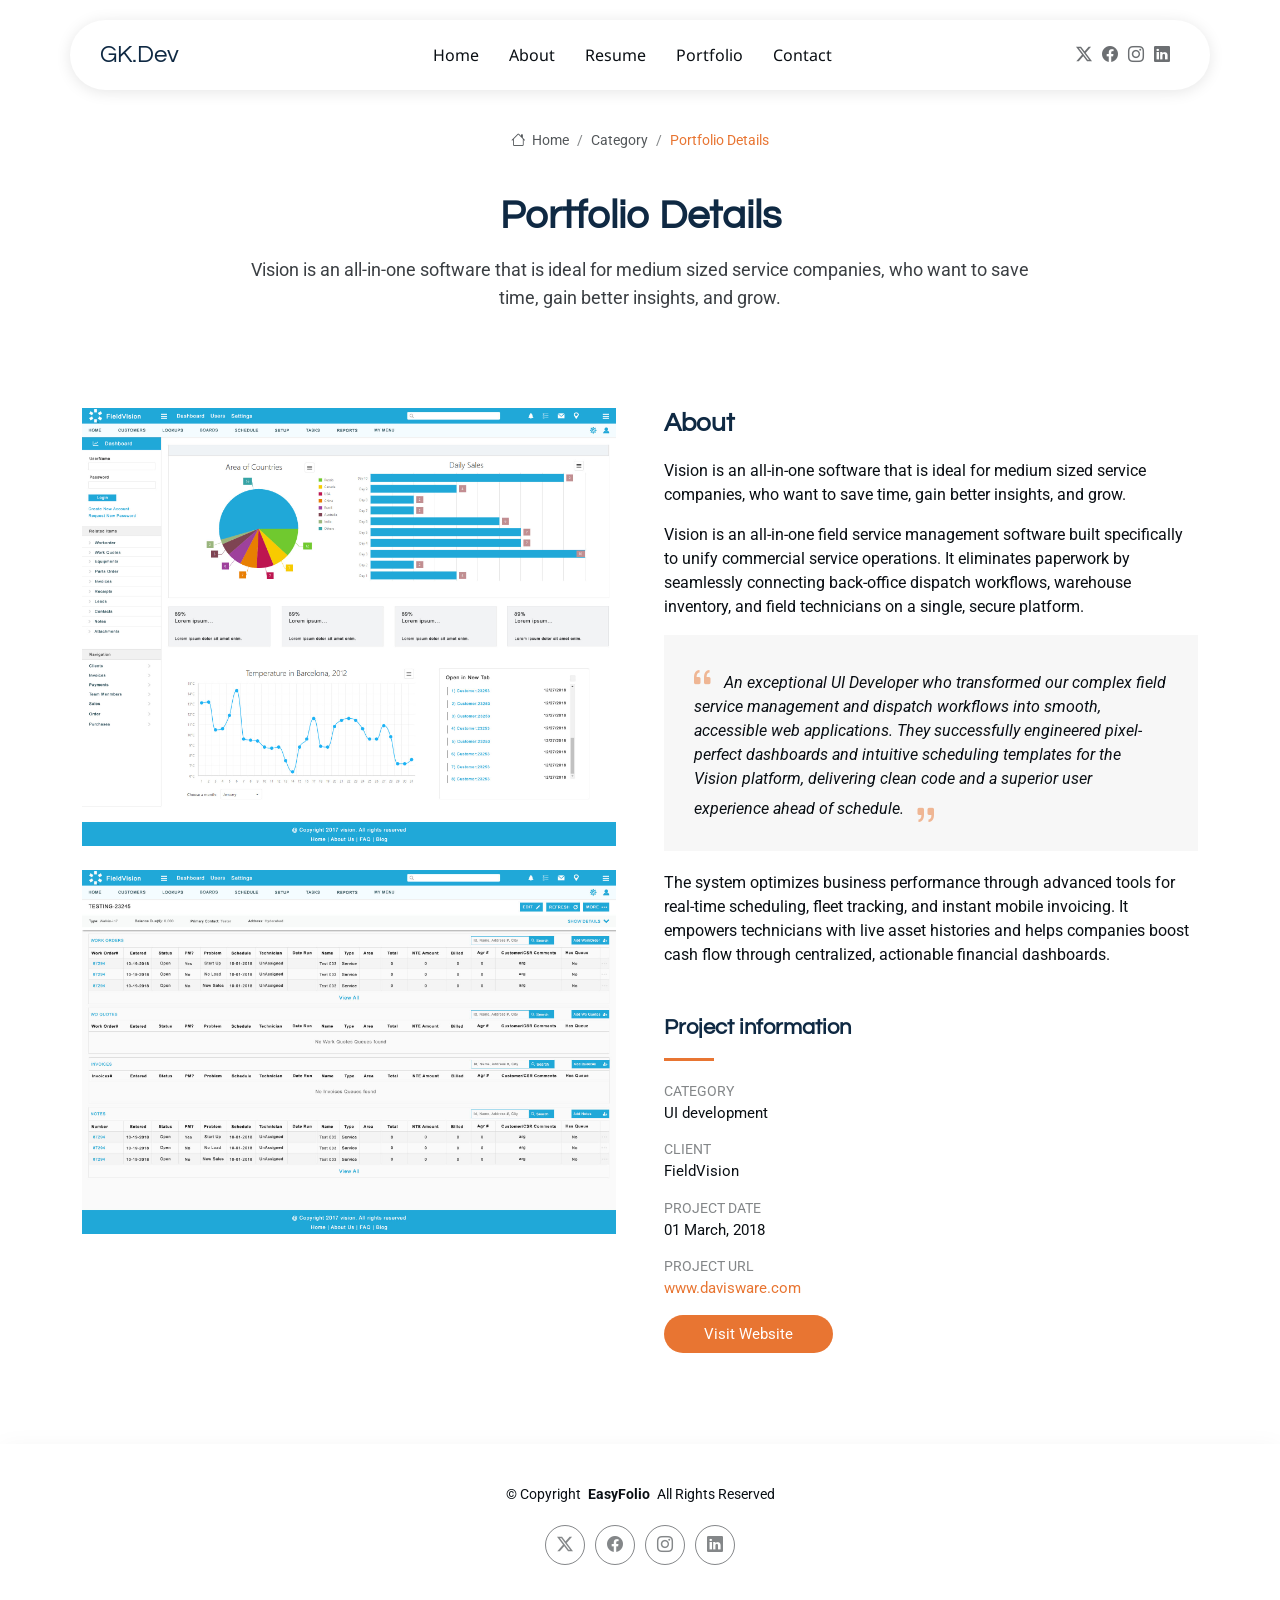
<file: portfolio-fieldvision.html>
<!DOCTYPE html>
<html lang="en">

<head>
  <meta charset="utf-8">
  <meta content="width=device-width, initial-scale=1.0" name="viewport">
  <title>Portfolio Details - EasyFolio Bootstrap Template</title>
  <meta name="description" content="">
  <meta name="keywords" content="">

  <!-- Favicons -->
  <link href="assets/img/favicon.png" rel="icon">
  <link href="assets/img/apple-touch-icon.png" rel="apple-touch-icon">

  <!-- Fonts -->
  <link href="https://fonts.googleapis.com" rel="preconnect">
  <link href="https://fonts.gstatic.com" rel="preconnect" crossorigin>
  <link href="https://fonts.googleapis.com/css2?family=Roboto:ital,wght@0,100;0,300;0,400;0,500;0,700;0,900;1,100;1,300;1,400;1,500;1,700;1,900&family=Noto+Sans:ital,wght@0,100;0,200;0,300;0,400;0,500;0,600;0,700;0,800;0,900;1,100;1,200;1,300;1,400;1,500;1,600;1,700;1,800;1,900&family=Questrial:wght@400&display=swap" rel="stylesheet">

  <!-- Vendor CSS Files -->
  <link href="assets/vendor/bootstrap/css/bootstrap.min.css" rel="stylesheet">
  <link href="assets/vendor/bootstrap-icons/bootstrap-icons.css" rel="stylesheet">
  <link href="assets/vendor/aos/aos.css" rel="stylesheet">
  <link href="assets/vendor/glightbox/css/glightbox.min.css" rel="stylesheet">
  <link href="assets/vendor/swiper/swiper-bundle.min.css" rel="stylesheet">

  <!-- Main CSS File -->
  <link href="assets/css/main.css" rel="stylesheet">

  <!-- =======================================================
  * Template Name: EasyFolio
  * Template URL: https://bootstrapmade.com/easyfolio-bootstrap-portfolio-template/
  * Updated: Feb 21 2025 with Bootstrap v5.3.3
  * Author: BootstrapMade.com
  * License: https://bootstrapmade.com/license/
  ======================================================== -->
</head>

<body class="portfolio-details-page">

  <header id="header" class="header d-flex align-items-center sticky-top">
    <div class="header-container container-fluid container-xl position-relative d-flex align-items-center justify-content-between">

      <a href="index.html" class="logo d-flex align-items-center me-auto me-xl-0">
        <!-- Uncomment the line below if you also wish to use an image logo -->
        <!-- <img src="assets/img/logo.webp" alt=""> -->
        <h1 class="sitename">GK.Dev</h1>
      </a>

      <nav id="navmenu" class="navmenu">
        <ul>
          <li><a href="index.html">Home</a></li>
          <li><a href="index.html">About</a></li>
          <li><a href="index.html">Resume</a></li>
          <li><a href="index.html">Portfolio</a></li>
          <li><a href="index.html">Contact</a></li>
        </ul>
        <i class="mobile-nav-toggle d-xl-none bi bi-list"></i>
      </nav>

      <div class="header-social-links">
        <a href="https://x.com/Gopikrishnaj8" class="twitter"><i class="bi bi-twitter-x"></i></a>
        <a href="https://www.facebook.com/profile.php?id=61591927013829" class="facebook"><i class="bi bi-facebook"></i></a>
        <a href="https://www.instagram.com/iamgopikrishnaj/" class="instagram"><i class="bi bi-instagram"></i></a>
        <a href="https://www.linkedin.com/in/gopi-krishna-08017a323" class="linkedin"><i class="bi bi-linkedin"></i></a>
      </div>

    </div>
  </header>

  <main class="main">

    <!-- Page Title -->
    <div class="page-title">
      <div class="breadcrumbs">
        <nav aria-label="breadcrumb">
          <ol class="breadcrumb">
            <li class="breadcrumb-item"><a href="#"><i class="bi bi-house"></i> Home</a></li>
            <li class="breadcrumb-item"><a href="#">Category</a></li>
            <li class="breadcrumb-item active current">Portfolio Details</li>
          </ol>
        </nav>
      </div>

      <div class="title-wrapper">
        <h1>Portfolio Details</h1>
        <p>Vision is an all-in-one software that is ideal for medium sized service companies, who want to save time, gain better insights, and grow.</p>
      </div>
    </div><!-- End Page Title -->

    <!-- Portfolio Details Section -->
    <section id="portfolio-details" class="portfolio-details section">

      <div class="container" data-aos="fade-up">

        <div class="row gy-4 g-lg-5">
          <div class="col-lg-6">
            <img src="assets/img/portfolio/project-7.jpg" class="img-fluid mb-4" alt="">
            <img src="assets/img/portfolio/project-8.jpg" class="img-fluid mb-4" alt="">
          </div>

          <div class="col-lg-6">

            <div class="position-sticky" style="top: 40px">
              <div class="portfolio-description">
                <h2>About</h2>
                <p>Vision is an all-in-one software that is ideal for medium sized service companies, who want to save time, gain better insights, and grow.</p>
                <p>Vision is an all-in-one field service management software built specifically to unify commercial service operations. It eliminates paperwork by seamlessly connecting back-office dispatch workflows, warehouse inventory, and field technicians on a single, secure platform.</p>
                <div class="testimonial-item">
                  <p>
                    <i class="bi bi-quote quote-icon-left"></i>
                    <span>An exceptional UI Developer who transformed our complex field service management and dispatch workflows into smooth, accessible web applications. They successfully engineered pixel-perfect dashboards and intuitive scheduling templates for the Vision platform, delivering clean code and a superior user experience ahead of schedule.</span>
                    <i class="bi bi-quote quote-icon-right"></i>
                  </p>
                <!--  <div>
                    <img src="assets/img/person/person-f-5.webp" class="testimonial-img" alt="">
                    <h3>Sara Wilsson</h3>
                    <h4>Designer</h4>
                  </div>-->
                </div>
                <p>
The system optimizes business performance through advanced tools for real-time scheduling, fleet tracking, and instant mobile invoicing. It empowers technicians with live asset histories and helps companies boost cash flow through centralized, actionable financial dashboards.</p>
                
              </div>

              <div class="portfolio-info mt-5">
                <h3>Project information</h3>
                <ul>
                  <li><strong>Category</strong> UI development</li>
                  <li><strong>Client</strong> FieldVision</li>
                  <li><strong>Project date</strong> 01 March, 2018</li>
                  <li><strong>Project URL</strong> <a href="javascript:;">www.davisware.com</a></li>
                  <li><a href="https://davisware.com/" target="_blank" class="btn-visit align-self-start">Visit Website</a></li>
                </ul>
              </div>
            </div>

          </div>
        </div>

      </div>

    </section><!-- /Portfolio Details Section -->

  </main>

  <footer id="footer" class="footer">

    <div class="container">
      <div class="copyright text-center ">
        <p>© <span>Copyright</span> <strong class="px-1 sitename">EasyFolio</strong> <span>All Rights Reserved</span></p>
      </div>
      <div class="social-links d-flex justify-content-center">
        <a href="https://x.com/Gopikrishnaj8"><i class="bi bi-twitter-x"></i></a>
        <a href="https://www.facebook.com/profile.php?id=61591927013829"><i class="bi bi-facebook"></i></a>
        <a href="https://www.instagram.com/iamgopikrishnaj/"><i class="bi bi-instagram"></i></a>
        <a href="https://www.linkedin.com/in/gopi-krishna-08017a323"><i class="bi bi-linkedin"></i></a>
      </div>
    </div>

  </footer>

  <!-- Scroll Top -->
  <a href="#" id="scroll-top" class="scroll-top d-flex align-items-center justify-content-center"><i class="bi bi-arrow-up-short"></i></a>

  <!-- Vendor JS Files -->
  <script src="assets/vendor/bootstrap/js/bootstrap.bundle.min.js"></script>
  <script src="assets/vendor/php-email-form/validate.js"></script>
  <script src="assets/vendor/aos/aos.js"></script>
  <script src="assets/vendor/waypoints/noframework.waypoints.js"></script>
  <script src="assets/vendor/glightbox/js/glightbox.min.js"></script>
  <script src="assets/vendor/imagesloaded/imagesloaded.pkgd.min.js"></script>
  <script src="assets/vendor/isotope-layout/isotope.pkgd.min.js"></script>
  <script src="assets/vendor/swiper/swiper-bundle.min.js"></script>

  <!-- Main JS File -->
  <script src="assets/js/main.js"></script>

</body>

</html>
</file>
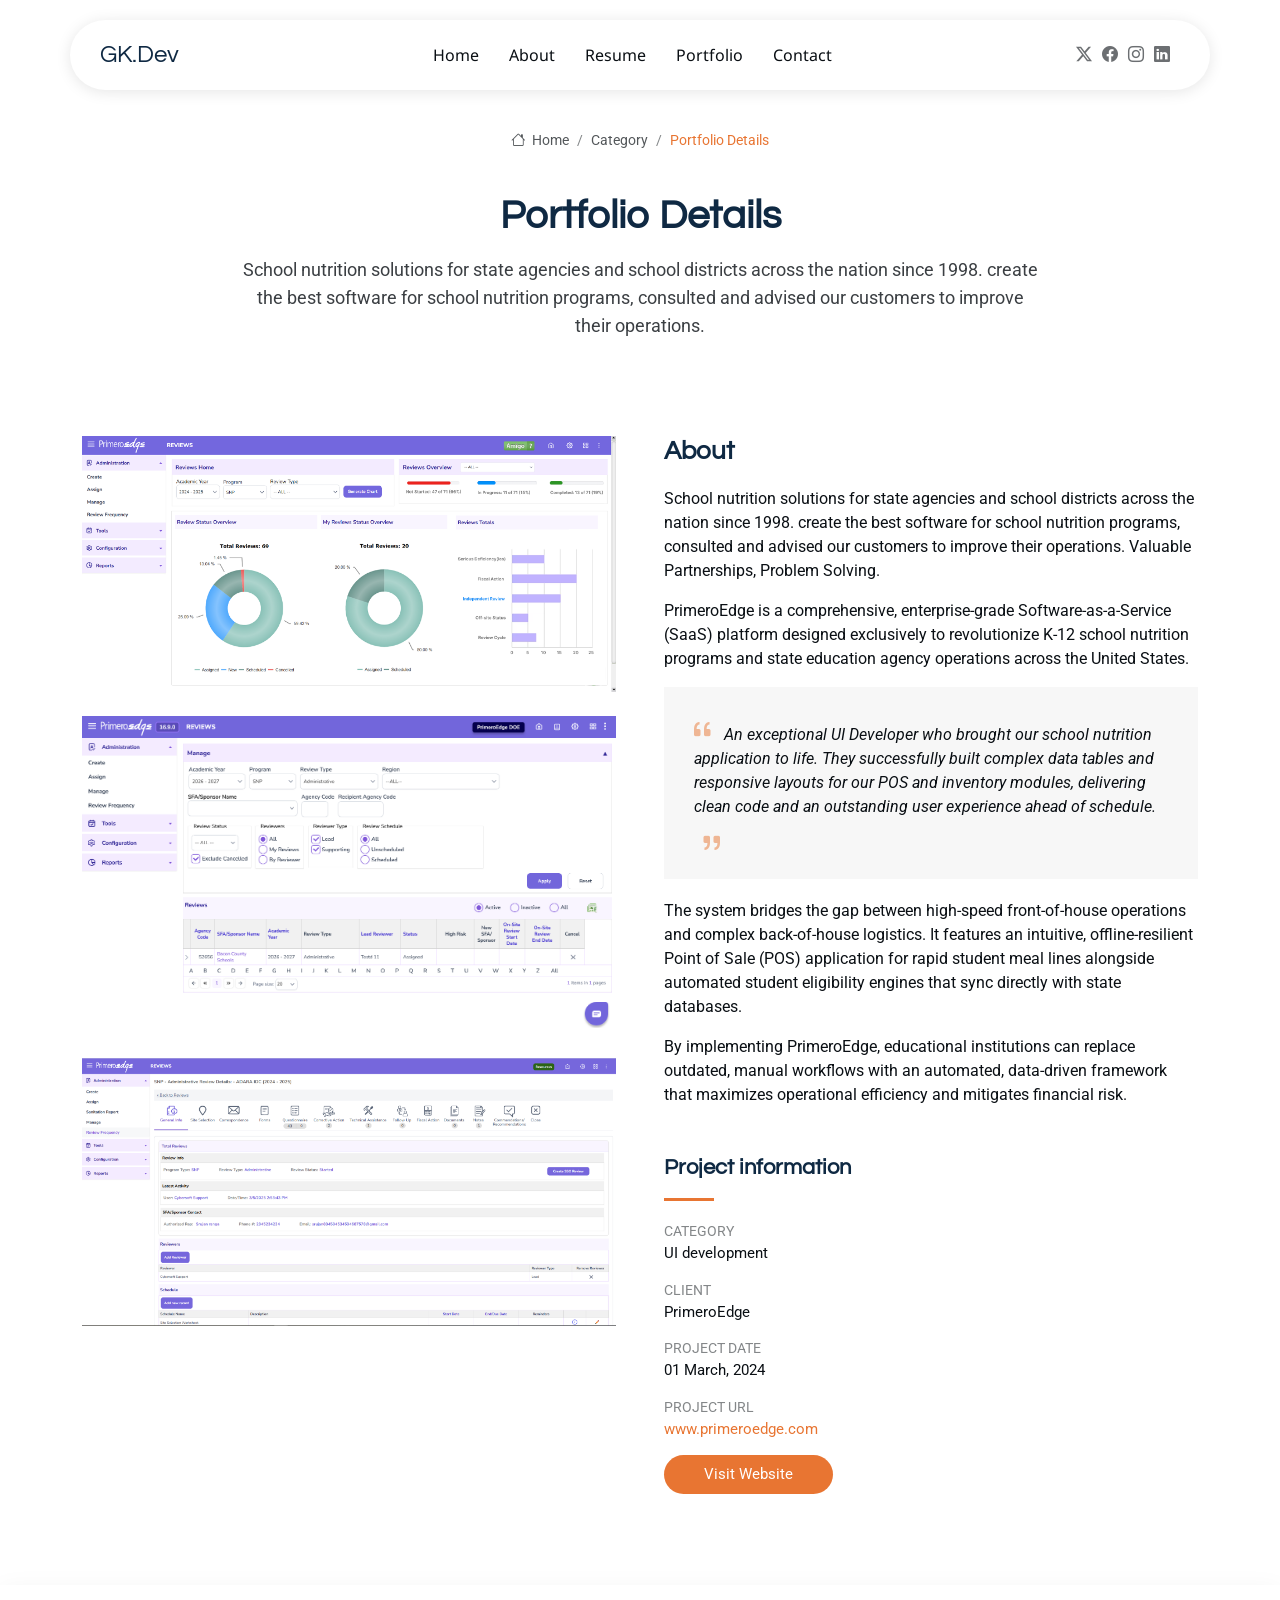
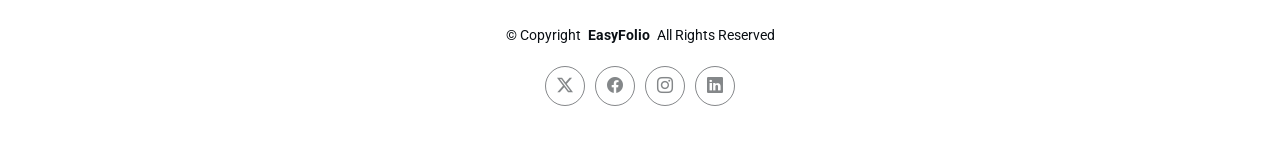
<file: portfolio-primeroedge.html>
<!DOCTYPE html>
<html lang="en">

<head>
  <meta charset="utf-8">
  <meta content="width=device-width, initial-scale=1.0" name="viewport">
  <title>Portfolio Details - EasyFolio Bootstrap Template</title>
  <meta name="description" content="">
  <meta name="keywords" content="">

  <!-- Favicons -->
  <link href="assets/img/favicon.png" rel="icon">
  <link href="assets/img/apple-touch-icon.png" rel="apple-touch-icon">

  <!-- Fonts -->
  <link href="https://fonts.googleapis.com" rel="preconnect">
  <link href="https://fonts.gstatic.com" rel="preconnect" crossorigin>
  <link href="https://fonts.googleapis.com/css2?family=Roboto:ital,wght@0,100;0,300;0,400;0,500;0,700;0,900;1,100;1,300;1,400;1,500;1,700;1,900&family=Noto+Sans:ital,wght@0,100;0,200;0,300;0,400;0,500;0,600;0,700;0,800;0,900;1,100;1,200;1,300;1,400;1,500;1,600;1,700;1,800;1,900&family=Questrial:wght@400&display=swap" rel="stylesheet">

  <!-- Vendor CSS Files -->
  <link href="assets/vendor/bootstrap/css/bootstrap.min.css" rel="stylesheet">
  <link href="assets/vendor/bootstrap-icons/bootstrap-icons.css" rel="stylesheet">
  <link href="assets/vendor/aos/aos.css" rel="stylesheet">
  <link href="assets/vendor/glightbox/css/glightbox.min.css" rel="stylesheet">
  <link href="assets/vendor/swiper/swiper-bundle.min.css" rel="stylesheet">

  <!-- Main CSS File -->
  <link href="assets/css/main.css" rel="stylesheet">

  <!-- =======================================================
  * Template Name: EasyFolio
  * Template URL: https://bootstrapmade.com/easyfolio-bootstrap-portfolio-template/
  * Updated: Feb 21 2025 with Bootstrap v5.3.3
  * Author: BootstrapMade.com
  * License: https://bootstrapmade.com/license/
  ======================================================== -->
</head>

<body class="portfolio-details-page">

  <header id="header" class="header d-flex align-items-center sticky-top">
    <div class="header-container container-fluid container-xl position-relative d-flex align-items-center justify-content-between">

      <a href="index.html" class="logo d-flex align-items-center me-auto me-xl-0">
        <!-- Uncomment the line below if you also wish to use an image logo -->
        <!-- <img src="assets/img/logo.webp" alt=""> -->
        <h1 class="sitename">GK.Dev</h1>
      </a>

      <nav id="navmenu" class="navmenu">
        <ul>
          <li><a href="index.html">Home</a></li>
          <li><a href="index.html">About</a></li>
          <li><a href="index.html">Resume</a></li>
          <li><a href="index.html">Portfolio</a></li>
          <li><a href="index.html">Contact</a></li>
        </ul>
        <i class="mobile-nav-toggle d-xl-none bi bi-list"></i>
      </nav>

      <div class="header-social-links">
        <a href="https://x.com/Gopikrishnaj8" class="twitter"><i class="bi bi-twitter-x"></i></a>
        <a href="https://www.facebook.com/profile.php?id=61591927013829" class="facebook"><i class="bi bi-facebook"></i></a>
        <a href="https://www.instagram.com/iamgopikrishnaj/" class="instagram"><i class="bi bi-instagram"></i></a>
        <a href="https://www.linkedin.com/in/gopi-krishna-08017a323" class="linkedin"><i class="bi bi-linkedin"></i></a>
      </div>

    </div>
  </header>

  <main class="main">

    <!-- Page Title -->
    <div class="page-title">
      <div class="breadcrumbs">
        <nav aria-label="breadcrumb">
          <ol class="breadcrumb">
            <li class="breadcrumb-item"><a href="#"><i class="bi bi-house"></i> Home</a></li>
            <li class="breadcrumb-item"><a href="#">Category</a></li>
            <li class="breadcrumb-item active current">Portfolio Details</li>
          </ol>
        </nav>
      </div>

      <div class="title-wrapper">
        <h1>Portfolio Details</h1>
        <p>School nutrition solutions for state agencies and school districts across the nation since 1998. create the best software for school nutrition programs, consulted and advised our customers to improve their operations.</p>
      </div>
    </div><!-- End Page Title -->

    <!-- Portfolio Details Section -->
    <section id="portfolio-details" class="portfolio-details section">

      <div class="container" data-aos="fade-up">

        <div class="row gy-4 g-lg-5">
          <div class="col-lg-6">
            <img src="assets/img/portfolio/project-1.png" class="img-fluid mb-4" alt="">
            <img src="assets/img/portfolio/project-2.png" class="img-fluid mb-4" alt="">
            <img src="assets/img/portfolio/project-3.png" class="img-fluid mb-4" alt="">
          </div>

          <div class="col-lg-6">

            <div class="position-sticky" style="top: 40px">
              <div class="portfolio-description">
                <h2>About</h2>
                <p>
School nutrition solutions for state agencies and school districts across the nation since 1998. create the best software for school nutrition programs, consulted and advised our customers to improve their operations.
Valuable Partnerships, Problem Solving.                </p>
                <p>
                  PrimeroEdge is a comprehensive, enterprise-grade Software-as-a-Service (SaaS) platform designed exclusively to revolutionize K-12 school nutrition programs and state education agency operations across the United States.
                </p>

                <div class="testimonial-item">
                  <p>
                    <i class="bi bi-quote quote-icon-left"></i>
                    <span>An exceptional UI Developer who brought our school nutrition application to life. They successfully built complex data tables and responsive layouts for our POS and inventory modules, delivering clean code and an outstanding user experience ahead of schedule.</span>
                    <i class="bi bi-quote quote-icon-right"></i>
                  </p>
                <!--  <div>
                    <img src="assets/img/person/person-f-5.webp" class="testimonial-img" alt="">
                    <h3>Sara Wilsson</h3>
                    <h4>Designer</h4>
                  </div>-->
                </div>
                <p>
                  The system bridges the gap between high-speed front-of-house operations and complex back-of-house logistics. It features an intuitive, offline-resilient Point of Sale (POS) application for rapid student meal lines alongside automated student eligibility engines that sync directly with state databases.
                </p>

                <p>
                  By implementing PrimeroEdge, educational institutions can replace outdated, manual workflows with an automated, data-driven framework that maximizes operational efficiency and mitigates financial risk.
                </p>

              </div>

              <div class="portfolio-info mt-5">
                <h3>Project information</h3>
                <ul>
                  <li><strong>Category</strong> UI development</li>
                  <li><strong>Client</strong> PrimeroEdge</li>
                  <li><strong>Project date</strong> 01 March, 2024</li>
                  <li><strong>Project URL</strong> <a href="javascript:;">www.primeroedge.com</a></li>
                  <li><a href="https://www.primeroedge.com/" target="_blank" class="btn-visit align-self-start">Visit Website</a></li>
                </ul>
              </div>
            </div>

          </div>
        </div>

      </div>

    </section><!-- /Portfolio Details Section -->

  </main>

  <footer id="footer" class="footer">

    <div class="container">
      <div class="copyright text-center ">
        <p>© <span>Copyright</span> <strong class="px-1 sitename">EasyFolio</strong> <span>All Rights Reserved</span></p>
      </div>
      <div class="social-links d-flex justify-content-center">
        <a href="https://x.com/Gopikrishnaj8"><i class="bi bi-twitter-x"></i></a>
        <a href="https://www.facebook.com/profile.php?id=61591927013829"><i class="bi bi-facebook"></i></a>
        <a href="https://www.instagram.com/iamgopikrishnaj/"><i class="bi bi-instagram"></i></a>
        <a href="https://www.linkedin.com/in/gopi-krishna-08017a323"><i class="bi bi-linkedin"></i></a>
      </div>
    </div>

  </footer>

  <!-- Scroll Top -->
  <a href="#" id="scroll-top" class="scroll-top d-flex align-items-center justify-content-center"><i class="bi bi-arrow-up-short"></i></a>

  <!-- Vendor JS Files -->
  <script src="assets/vendor/bootstrap/js/bootstrap.bundle.min.js"></script>
  <script src="assets/vendor/php-email-form/validate.js"></script>
  <script src="assets/vendor/aos/aos.js"></script>
  <script src="assets/vendor/waypoints/noframework.waypoints.js"></script>
  <script src="assets/vendor/glightbox/js/glightbox.min.js"></script>
  <script src="assets/vendor/imagesloaded/imagesloaded.pkgd.min.js"></script>
  <script src="assets/vendor/isotope-layout/isotope.pkgd.min.js"></script>
  <script src="assets/vendor/swiper/swiper-bundle.min.js"></script>

  <!-- Main JS File -->
  <script src="assets/js/main.js"></script>

</body>

</html>
</file>
<file: assets/css/main.css>
/**
* Template Name: EasyFolio
* Template URL: https://bootstrapmade.com/easyfolio-bootstrap-portfolio-template/
* Updated: Feb 21 2025 with Bootstrap v5.3.3
* Author: BootstrapMade.com
* License: https://bootstrapmade.com/license/
*/

/*--------------------------------------------------------------
# Font & Color Variables
# Help: https://bootstrapmade.com/color-system/
--------------------------------------------------------------*/
/* Fonts */
:root {
  --default-font: "Roboto",  system-ui, -apple-system, "Segoe UI", Roboto, "Helvetica Neue", Arial, "Noto Sans", "Liberation Sans", sans-serif, "Apple Color Emoji", "Segoe UI Emoji", "Segoe UI Symbol", "Noto Color Emoji";
  --heading-font: "Questrial",  sans-serif;
  --nav-font: "Noto Sans",  sans-serif;
}

/* Global Colors - The following color variables are used throughout the website. Updating them here will change the color scheme of the entire website */
:root { 
  --background-color: #ffffff; /* Background color for the entire website, including individual sections */
  --default-color: #0a0f14; /* Default color used for the majority of the text content across the entire website */
  --heading-color: #0f2943; /* Color for headings, subheadings and title throughout the website */
  --accent-color: #e87532; /* Accent color that represents your brand on the website. It's used for buttons, links, and other elements that need to stand out */
  --surface-color: #ffffff; /* The surface color is used as a background of boxed elements within sections, such as cards, icon boxes, or other elements that require a visual separation from the global background. */
  --contrast-color: #ffffff; /* Contrast color for text, ensuring readability against backgrounds of accent, heading, or default colors. */
}

/* Nav Menu Colors - The following color variables are used specifically for the navigation menu. They are separate from the global colors to allow for more customization options */
:root {
  --nav-color: #0a0f14;  /* The default color of the main navmenu links */
  --nav-hover-color: #e87532; /* Applied to main navmenu links when they are hovered over or active */
  --nav-mobile-background-color: #ffffff; /* Used as the background color for mobile navigation menu */
  --nav-dropdown-background-color: #ffffff; /* Used as the background color for dropdown items that appear when hovering over primary navigation items */
  --nav-dropdown-color: #0a0f14; /* Used for navigation links of the dropdown items in the navigation menu. */
  --nav-dropdown-hover-color: #e87532; /* Similar to --nav-hover-color, this color is applied to dropdown navigation links when they are hovered over. */
}

/* Color Presets - These classes override global colors when applied to any section or element, providing reuse of the sam color scheme. */

.light-background {
  --background-color: #faf9fb;
  --surface-color: #ffffff;
}

.dark-background {
  --background-color: #060606;
  --default-color: #ffffff;
  --heading-color: #ffffff;
  --surface-color: #252525;
  --contrast-color: #ffffff;
}

/* Smooth scroll */
:root {
  scroll-behavior: smooth;
}

/*--------------------------------------------------------------
# General Styling & Shared Classes
--------------------------------------------------------------*/
body {
  color: var(--default-color);
  background-color: var(--background-color);
  font-family: var(--default-font);
}

a {
  color: var(--accent-color);
  text-decoration: none;
  transition: 0.3s;
}

a:hover {
  color: color-mix(in srgb, var(--accent-color), transparent 25%);
  text-decoration: none;
}

h1,
h2,
h3,
h4,
h5,
h6 {
  color: var(--heading-color);
  font-family: var(--heading-font);
}

/* PHP Email Form Messages
------------------------------*/
.php-email-form .error-message {
  display: none;
  background: #df1529;
  color: #ffffff;
  text-align: left;
  padding: 15px;
  margin-bottom: 24px;
  font-weight: 600;
}

.php-email-form .sent-message {
  display: none;
  color: #ffffff;
  background: #059652;
  text-align: center;
  padding: 15px;
  margin-bottom: 24px;
  font-weight: 600;
}

.php-email-form .loading {
  display: none;
  background: var(--surface-color);
  text-align: center;
  padding: 15px;
  margin-bottom: 24px;
}

.php-email-form .loading:before {
  content: "";
  display: inline-block;
  border-radius: 50%;
  width: 24px;
  height: 24px;
  margin: 0 10px -6px 0;
  border: 3px solid var(--accent-color);
  border-top-color: var(--surface-color);
  animation: php-email-form-loading 1s linear infinite;
}

@keyframes php-email-form-loading {
  0% {
    transform: rotate(0deg);
  }

  100% {
    transform: rotate(360deg);
  }
}

/*--------------------------------------------------------------
# Global Header
--------------------------------------------------------------*/
.header {
  color: var(--default-color);
  background-color: var(--background-color);
  padding: 20px 0;
  transition: all 0.5s;
  z-index: 997;
}

.header .header-container {
  background: var(--surface-color);
  border-radius: 50px;
  padding: 5px 25px;
  box-shadow: 0px 2px 15px rgba(0, 0, 0, 0.1);
}

.header .logo {
  line-height: 1;
}

.header .logo img {
  max-height: 36px;
  margin-right: 8px;
}

.header .logo h1 {
  font-size: 24px;
  margin: 0;
  padding-left: 5px;
  font-weight: 500;
  color: var(--heading-color);
}

.header .header-social-links {
  padding-right: 15px;
}

.header .header-social-links a {
  color: color-mix(in srgb, var(--default-color), transparent 40%);
  padding-left: 6px;
  display: inline-block;
  transition: 0.3s;
  font-size: 16px;
}

.header .header-social-links a:hover {
  color: var(--accent-color);
}

.header .header-social-links a i {
  line-height: 0px;
}

@media (max-width: 1200px) {
  .header {
    padding-top: 10px;
  }

  .header .header-container {
    margin-left: 10px;
    margin-right: 10px;
    padding: 10px 5px 10px 15px;
  }

  .header .logo {
    order: 1;
  }

  .header .header-social-links {
    order: 2;
  }

  .header .navmenu {
    order: 3;
  }
}

/*--------------------------------------------------------------
# Navigation Menu
--------------------------------------------------------------*/
/* Navmenu - Desktop */
@media (min-width: 1200px) {
  .navmenu {
    padding: 0;
  }

  .navmenu ul {
    margin: 0;
    padding: 0;
    display: flex;
    list-style: none;
    align-items: center;
  }

  .navmenu li {
    position: relative;
  }

  .navmenu a,
  .navmenu a:focus {
    color: var(--nav-color);
    padding: 18px 15px;
    font-size: 16px;
    font-family: var(--nav-font);
    font-weight: 400;
    display: flex;
    align-items: center;
    justify-content: space-between;
    white-space: nowrap;
    transition: 0.3s;
  }

  .navmenu a i,
  .navmenu a:focus i {
    font-size: 12px;
    line-height: 0;
    margin-left: 5px;
    transition: 0.3s;
  }

  .navmenu li:last-child a {
    padding-right: 0;
  }

  .navmenu li:hover>a,
  .navmenu .active,
  .navmenu .active:focus {
    color: var(--nav-hover-color);
  }

  .navmenu .dropdown ul {
    margin: 0;
    padding: 10px 0;
    background: var(--nav-dropdown-background-color);
    display: block;
    position: absolute;
    visibility: hidden;
    left: 14px;
    top: 130%;
    opacity: 0;
    transition: 0.3s;
    border-radius: 4px;
    z-index: 99;
    box-shadow: 0px 0px 30px rgba(0, 0, 0, 0.1);
  }

  .navmenu .dropdown ul li {
    min-width: 200px;
  }

  .navmenu .dropdown ul a {
    padding: 10px 20px;
    font-size: 15px;
    text-transform: none;
    color: var(--nav-dropdown-color);
  }

  .navmenu .dropdown ul a i {
    font-size: 12px;
  }

  .navmenu .dropdown ul a:hover,
  .navmenu .dropdown ul .active:hover,
  .navmenu .dropdown ul li:hover>a {
    color: var(--nav-dropdown-hover-color);
  }

  .navmenu .dropdown:hover>ul {
    opacity: 1;
    top: 100%;
    visibility: visible;
  }

  .navmenu .dropdown .dropdown ul {
    top: 0;
    left: -90%;
    visibility: hidden;
  }

  .navmenu .dropdown .dropdown:hover>ul {
    opacity: 1;
    top: 0;
    left: -100%;
    visibility: visible;
  }
}

/* Navmenu - Mobile */
@media (max-width: 1199px) {
  .mobile-nav-toggle {
    color: var(--nav-color);
    font-size: 28px;
    line-height: 0;
    margin-right: 10px;
    cursor: pointer;
    transition: color 0.3s;
  }

  .navmenu {
    padding: 0;
    z-index: 9997;
  }

  .navmenu ul {
    display: none;
    list-style: none;
    position: absolute;
    inset: 60px 20px 20px 20px;
    padding: 10px 0;
    margin: 0;
    border-radius: 6px;
    background-color: var(--nav-mobile-background-color);
    overflow-y: auto;
    transition: 0.3s;
    z-index: 9998;
    box-shadow: 0px 0px 30px rgba(0, 0, 0, 0.1);
  }

  .navmenu a,
  .navmenu a:focus {
    color: var(--nav-dropdown-color);
    padding: 10px 20px;
    font-family: var(--nav-font);
    font-size: 17px;
    font-weight: 500;
    display: flex;
    align-items: center;
    justify-content: space-between;
    white-space: nowrap;
    transition: 0.3s;
  }

  .navmenu a i,
  .navmenu a:focus i {
    font-size: 12px;
    line-height: 0;
    margin-left: 5px;
    width: 30px;
    height: 30px;
    display: flex;
    align-items: center;
    justify-content: center;
    border-radius: 50%;
    transition: 0.3s;
    background-color: color-mix(in srgb, var(--accent-color), transparent 90%);
  }

  .navmenu a i:hover,
  .navmenu a:focus i:hover {
    background-color: var(--accent-color);
    color: var(--contrast-color);
  }

  .navmenu a:hover,
  .navmenu .active,
  .navmenu .active:focus {
    color: var(--nav-dropdown-hover-color);
  }

  .navmenu .active i,
  .navmenu .active:focus i {
    background-color: var(--accent-color);
    color: var(--contrast-color);
    transform: rotate(180deg);
  }

  .navmenu .dropdown ul {
    position: static;
    display: none;
    z-index: 99;
    padding: 10px 0;
    margin: 10px 20px;
    background-color: var(--nav-dropdown-background-color);
    border: 1px solid color-mix(in srgb, var(--default-color), transparent 90%);
    box-shadow: none;
    transition: all 0.5s ease-in-out;
  }

  .navmenu .dropdown ul ul {
    background-color: rgba(33, 37, 41, 0.1);
  }

  .navmenu .dropdown>.dropdown-active {
    display: block;
    background-color: rgba(33, 37, 41, 0.03);
  }

  .mobile-nav-active {
    overflow: hidden;
  }

  .mobile-nav-active .mobile-nav-toggle {
    color: #fff;
    position: absolute;
    font-size: 32px;
    top: 15px;
    right: 15px;
    margin-right: 0;
    z-index: 9999;
  }

  .mobile-nav-active .navmenu {
    position: fixed;
    overflow: hidden;
    inset: 0;
    background: rgba(33, 37, 41, 0.8);
    transition: 0.3s;
  }

  .mobile-nav-active .navmenu>ul {
    display: block;
  }
}

/*--------------------------------------------------------------
# Global Footer
--------------------------------------------------------------*/
.footer {
  color: var(--default-color);
  background-color: var(--background-color);
  font-size: 14px;
  padding: 40px 0;
  position: relative;
  box-shadow: 0 5px 25px rgba(0, 0, 0, 0.05);
}

.footer .copyright p {
  margin-bottom: 0;
}

.footer .social-links {
  margin-top: 20px;
}

.footer .social-links a {
  display: flex;
  align-items: center;
  justify-content: center;
  width: 40px;
  height: 40px;
  border-radius: 50%;
  border: 1px solid color-mix(in srgb, var(--default-color), transparent 50%);
  font-size: 16px;
  color: color-mix(in srgb, var(--default-color), transparent 50%);
  margin: 0 5px;
  transition: 0.3s;
}

.footer .social-links a:hover {
  color: var(--accent-color);
  border-color: var(--accent-color);
}

.footer .credits {
  margin-top: 10px;
  font-size: 13px;
  text-align: center;
}

/*--------------------------------------------------------------
# Scroll Top Button
--------------------------------------------------------------*/
.scroll-top {
  position: fixed;
  visibility: hidden;
  opacity: 0;
  right: 15px;
  bottom: -15px;
  z-index: 99999;
  background-color: var(--accent-color);
  width: 44px;
  height: 44px;
  border-radius: 50px;
  transition: all 0.4s;
}

.scroll-top i {
  font-size: 24px;
  color: var(--contrast-color);
  line-height: 0;
}

.scroll-top:hover {
  background-color: color-mix(in srgb, var(--accent-color), transparent 20%);
  color: var(--contrast-color);
}

.scroll-top.active {
  visibility: visible;
  opacity: 1;
  bottom: 15px;
}

/*--------------------------------------------------------------
# Disable aos animation delay on mobile devices
--------------------------------------------------------------*/
@media screen and (max-width: 768px) {
  [data-aos-delay] {
    transition-delay: 0 !important;
  }
}

/*--------------------------------------------------------------
# Global Page Titles & Breadcrumbs
--------------------------------------------------------------*/
.page-title {
  text-align: center;
  padding: 20px 0;
}

.page-title .breadcrumbs {
  margin-bottom: 1.5rem;
}

.page-title .breadcrumbs .breadcrumb {
  justify-content: center;
  margin: 0;
  padding: 0;
  background: none;
}

.page-title .breadcrumbs .breadcrumb .breadcrumb-item {
  font-size: 0.9rem;
  color: color-mix(in srgb, var(--default-color), transparent 30%);
}

.page-title .breadcrumbs .breadcrumb .breadcrumb-item.active {
  color: var(--accent-color);
}

.page-title .breadcrumbs .breadcrumb .breadcrumb-item a {
  color: inherit;
  text-decoration: none;
  transition: color 0.3s ease;
}

.page-title .breadcrumbs .breadcrumb .breadcrumb-item a:hover {
  color: var(--accent-color);
}

.page-title .breadcrumbs .breadcrumb .breadcrumb-item a i {
  font-size: 0.9rem;
  margin-right: 0.2rem;
}

.page-title .breadcrumbs .breadcrumb .breadcrumb-item+.breadcrumb-item::before {
  color: color-mix(in srgb, var(--default-color), transparent 50%);
}

.page-title .title-wrapper {
  max-width: 800px;
  margin: 0 auto;
  padding: 1rem 0;
}

.page-title .title-wrapper h1 {
  font-size: 2.5rem;
  margin-bottom: 1rem;
  font-weight: 700;
  color: var(--heading-color);
}

.page-title .title-wrapper p {
  font-size: 1.1rem;
  color: color-mix(in srgb, var(--default-color), transparent 20%);
  margin: 0;
  line-height: 1.6;
}

@media (max-width: 768px) {
  .page-title .title-wrapper h1 {
    font-size: 2rem;
  }

  .page-title .title-wrapper p {
    font-size: 1rem;
  }
}

@media (max-width: 576px) {
  .page-title .title-wrapper h1 {
    font-size: 1.75rem;
  }
}

/*--------------------------------------------------------------
# Global Sections
--------------------------------------------------------------*/
section,
.section {
  color: var(--default-color);
  background-color: var(--background-color);
  padding: 60px 0;
  scroll-margin-top: 90px;
  overflow: clip;
}

@media (max-width: 1199px) {

  section,
  .section {
    scroll-margin-top: 66px;
  }
}

/*--------------------------------------------------------------
# Global Section Titles
--------------------------------------------------------------*/
.section-title {
  text-align: center;
  padding-bottom: 60px;
  position: relative;
}

.section-title h2 {
  font-size: 42px;
  font-weight: 700;
  margin-bottom: 10px;
  background: linear-gradient(120deg, var(--heading-color), var(--accent-color));
  -webkit-background-clip: text;
  -webkit-text-fill-color: transparent;
  background-clip: text;
  position: relative;
}

.section-title .title-shape {
  width: 200px;
  height: 20px;
  margin: 0 auto;
  color: var(--accent-color);
  opacity: 0.5;
}

.section-title .title-shape svg {
  width: 100%;
  height: 100%;
}

.section-title p {
  margin: 15px auto 0;
  font-size: 16px;
  max-width: 700px;
  color: color-mix(in srgb, var(--default-color), transparent 25%);
  line-height: 1.8;
}

@media (max-width: 768px) {
  .section-title h2 {
    font-size: 32px;
  }

  .section-title .subtitle-wrapper .subtitle {
    font-size: 13px;
  }
}

/*--------------------------------------------------------------
# Hero Section
--------------------------------------------------------------*/
.hero {
  padding: 80px 0;
  position: relative;
  overflow: hidden;
}

.hero .content h2 {
  font-size: 3rem;
  font-weight: 700;
  line-height: 1.2;
  margin-bottom: 1.5rem;
}

@media (max-width: 991px) {
  .hero .content h2 {
    font-size: 2.5rem;
  }
}

.hero .content .lead {
  font-size: 1.25rem;
  margin-bottom: 2rem;
  color: color-mix(in srgb, var(--default-color), transparent 20%);
}

.hero .cta-buttons {
  display: flex;
  gap: 1rem;
  margin-bottom: 3rem;
}

@media (max-width: 576px) {
  .hero .cta-buttons {
    flex-direction: column;
  }
}

.hero .cta-buttons .btn {
  padding: 0.8rem 2rem;
  font-size: 1rem;
  font-weight: 500;
  border-radius: 50px;
  transition: all 0.3s ease;
}

.hero .cta-buttons .btn.btn-primary {
  background-color: var(--accent-color);
  border-color: var(--accent-color);
  color: var(--contrast-color);
}

.hero .cta-buttons .btn.btn-primary:hover {
  background-color: color-mix(in srgb, var(--accent-color), transparent 15%);
  border-color: color-mix(in srgb, var(--accent-color), transparent 15%);
  transform: translateY(-2px);
}

.hero .cta-buttons .btn.btn-outline {
  border: 2px solid color-mix(in srgb, var(--accent-color), transparent 70%);
  color: var(--accent-color);
  background: transparent;
}

.hero .cta-buttons .btn.btn-outline:hover {
  background-color: var(--accent-color);
  color: var(--contrast-color);
  transform: translateY(-2px);
}

.hero .hero-stats {
  display: flex;
  gap: 3rem;
  margin-top: 2rem;
}

@media (max-width: 576px) {
  .hero .hero-stats {
    flex-direction: column;
    gap: 1.5rem;
  }
}

.hero .hero-stats .stat-item .stat-number {
  display: block;
  font-size: 2.5rem;
  font-weight: 700;
  color: var(--heading-color);
  line-height: 1;
}

.hero .hero-stats .stat-item .stat-label {
  font-size: 0.9rem;
  color: color-mix(in srgb, var(--default-color), transparent 30%);
  margin-top: 0.5rem;
  display: block;
}

.hero .hero-image {
  position: relative;
  padding: 2rem;
}

.hero .hero-image img {
  position: relative;
  z-index: 2;
}

.hero .hero-image .shape-1,
.hero .hero-image .shape-2 {
  position: absolute;
  border-radius: 30% 70% 70% 30%/30% 30% 70% 70%;
  z-index: 1;
}

.hero .hero-image .shape-1 {
  width: 300px;
  height: 300px;
  background-color: color-mix(in srgb, var(--accent-color), transparent 85%);
  top: -20px;
  right: -20px;
  animation: morphShape 15s linear infinite;
}

.hero .hero-image .shape-2 {
  width: 200px;
  height: 200px;
  background-color: color-mix(in srgb, var(--heading-color), transparent 90%);
  bottom: -20px;
  left: -20px;
  animation: morphShape 20s linear infinite reverse;
}

@media (max-width: 991px) {
  .hero {
    text-align: center;
    padding: 60px 0;
  }

  .hero .cta-buttons {
    justify-content: center;
  }

  .hero .hero-stats {
    justify-content: center;
  }

  .hero .hero-image {
    margin-top: 3rem;
  }
}

@keyframes morphShape {
  0% {
    border-radius: 30% 70% 70% 30%/30% 30% 70% 70%;
  }

  25% {
    border-radius: 58% 42% 75% 25%/76% 46% 54% 24%;
  }

  50% {
    border-radius: 50% 50% 33% 67%/55% 27% 73% 45%;
  }

  75% {
    border-radius: 33% 67% 58% 42%/63% 68% 32% 37%;
  }

  100% {
    border-radius: 30% 70% 70% 30%/30% 30% 70% 70%;
  }
}

/*--------------------------------------------------------------
# About Section
--------------------------------------------------------------*/
.about .about-image {
  position: relative;
}

.about .about-image img {
  box-shadow: 0 0 30px rgba(0, 0, 0, 0.1);
}

.about .about-content {
  padding-left: 2rem;
}

@media (max-width: 991.98px) {
  .about .about-content {
    padding-left: 0;
    margin-top: 3rem;
  }
}

.about .about-content .subtitle {
  font-size: 0.875rem;
  font-weight: 600;
  letter-spacing: 2px;
  color: var(--accent-color);
  margin-bottom: 1rem;
  display: block;
}

.about .about-content h2 {
  font-size: 2rem;
  font-weight: 700;
  margin-bottom: 1.5rem;
}

.about .about-content .lead {
  font-size: 1.1rem;
  color: color-mix(in srgb, var(--default-color), transparent 25%);
}

.about .personal-info {
  margin-top: 2rem;
  padding: 2rem;
  background-color: var(--surface-color);
  border-radius: 1rem;
  box-shadow: 0 0 30px rgba(0, 0, 0, 0.05);
}

.about .personal-info .info-item {
  display: flex;
  flex-direction: column;
  gap: 0.5rem;
}

.about .personal-info .info-item .label {
  font-size: 0.875rem;
  color: color-mix(in srgb, var(--default-color), transparent 40%);
}

.about .personal-info .info-item .value {
  font-weight: 600;
  color: var(--heading-color);
}

.about .signature {
  display: flex;
  align-items: center;
  gap: 1.5rem;
}

.about .signature .signature-image {
  max-width: 150px;
}

.about .signature .signature-info h4 {
  font-size: 1.25rem;
  margin-bottom: 0.25rem;
}

.about .signature .signature-info p {
  font-size: 0.875rem;
  color: color-mix(in srgb, var(--default-color), transparent 40%);
  margin: 0;
}

/*--------------------------------------------------------------
# Skills Section
--------------------------------------------------------------*/
.skills .skill-box {
  background-color: var(--surface-color);
  padding: 2rem;
  border-radius: 8px;
  box-shadow: 0 0 20px rgba(0, 0, 0, 0.05);
}

.skills .skill-box h3 {
  font-size: 1.2rem;
  margin-bottom: 1rem;
  font-weight: 600;
}

.skills .skill-box p {
  font-size: 0.9rem;
  margin-bottom: 0.8rem;
  opacity: 0.6;
}

.skills .skill-box .progress {
  background-color: color-mix(in srgb, var(--accent-color), transparent 85%);
  border-radius: 50px;
  height: 8px;
  margin-top: 5px;
  overflow: hidden;
}

.skills .skill-box .progress .progress-bar {
  background-color: var(--accent-color);
  height: 100%;
  position: relative;
  border-radius: 50px;
  transition: 0.9s;
  width: 1px;
}

/*--------------------------------------------------------------
# Resume Section
--------------------------------------------------------------*/
.resume .resume-wrapper .resume-block {
  margin-bottom: 3rem;
}

.resume .resume-wrapper .resume-block:last-child {
  margin-bottom: 0;
}

.resume .resume-wrapper .resume-block h2 {
  font-size: 2rem;
  margin-bottom: 0.8rem;
  font-weight: 700;
}

.resume .resume-wrapper .resume-block h2 span {
  color: var(--accent-color);
}

.resume .resume-wrapper .resume-block .lead {
  color: color-mix(in srgb, var(--default-color), transparent 25%);
  margin-bottom: 3rem;
}

.resume .resume-wrapper .timeline {
  position: relative;
}

.resume .resume-wrapper .timeline::before {
  content: "";
  position: absolute;
  left: 20%;
  top: 0;
  height: 100%;
  width: 2px;
  background-color: color-mix(in srgb, var(--accent-color), transparent 85%);
}

.resume .resume-wrapper .timeline .timeline-item {
  display: flex;
  align-items: flex-start;
  margin-bottom: 2.5rem;
  position: relative;
}

.resume .resume-wrapper .timeline .timeline-item:last-child {
  margin-bottom: 0;
}

.resume .resume-wrapper .timeline .timeline-item .timeline-left {
  width: 20%;
  padding-right: 3rem;
}

.resume .resume-wrapper .timeline .timeline-item .timeline-left .company {
  color: var(--heading-color);
  font-weight: 600;
  font-size: 1.1rem;
  margin-bottom: 0.25rem;
}

.resume .resume-wrapper .timeline .timeline-item .timeline-left .period {
  color: var(--accent-color);
  font-size: 0.9rem;
}

.resume .resume-wrapper .timeline .timeline-item .timeline-dot {
  position: absolute;
  left: calc(20% + 1px);
  transform: translateX(-50%);
  width: 1rem;
  height: 1rem;
  background-color: var(--accent-color);
  border-radius: 50%;
}

.resume .resume-wrapper .timeline .timeline-item .timeline-right {
  width: 70%;
  padding-left: 3rem;
  margin-top: -4px;
}

.resume .resume-wrapper .timeline .timeline-item .timeline-right .position {
  color: var(--heading-color);
  font-size: 1.2rem;
  margin-bottom: 0.6rem;
  font-weight: 600;
}

.resume .resume-wrapper .timeline .timeline-item .timeline-right .description {
  color: color-mix(in srgb, var(--default-color), transparent 25%);
}

.resume .resume-wrapper .timeline .timeline-item .timeline-right ul {
  padding-left: 15px;
}

.resume .resume-wrapper .timeline .timeline-item .timeline-right ul li {
  padding-bottom: 12px;
}

@media (max-width: 992px) {
  .resume .resume-wrapper .resume-block h2 {
    font-size: 2rem;
  }

  .resume .resume-wrapper .timeline::before {
    left: 1rem;
  }

  .resume .resume-wrapper .timeline .timeline-item {
    flex-direction: column;
    margin-bottom: 20px;
  }

  .resume .resume-wrapper .timeline .timeline-item .timeline-left {
    width: 100%;
    text-align: left;
    padding-right: 0;
    padding-left: 2.5rem;
    margin-bottom: 1.6rem;
    margin-top: -4px;
  }

  .resume .resume-wrapper .timeline .timeline-item .timeline-dot {
    left: calc(1rem + 1px);
  }

  .resume .resume-wrapper .timeline .timeline-item .timeline-right {
    width: 100%;
    padding-left: 2.5rem;
  }
}

/*--------------------------------------------------------------
# Portfolio Section
--------------------------------------------------------------*/
.portfolio .portfolio-filters-container {
  margin-bottom: 40px;
}

.portfolio .portfolio-filters {
  display: flex;
  justify-content: center;
  gap: 15px;
  flex-wrap: wrap;
  padding: 0;
  margin: 0;
  list-style: none;
}

.portfolio .portfolio-filters li {
  font-size: 15px;
  font-weight: 500;
  padding: 8px 20px;
  cursor: pointer;
  border-radius: 30px;
  background-color: color-mix(in srgb, var(--surface-color), transparent 50%);
  color: var(--default-color);
  transition: all 0.3s ease-in-out;
}

.portfolio .portfolio-filters li:hover {
  background-color: color-mix(in srgb, var(--accent-color), transparent 85%);
  color: var(--accent-color);
  transform: translateY(-2px);
}

.portfolio .portfolio-filters li.filter-active {
  background-color: var(--accent-color);
  color: var(--contrast-color);
}

.portfolio .portfolio-card {
  background-color: var(--surface-color);
  border-radius: 15px;
  overflow: hidden;
  box-shadow: 0 5px 25px rgba(0, 0, 0, 0.05);
  transition: all 0.3s ease-in-out;
}

.portfolio .portfolio-card:hover {
  transform: translateY(-10px);
  box-shadow: 0 8px 35px rgba(0, 0, 0, 0.1);
}

.portfolio .portfolio-card:hover .portfolio-overlay {
  opacity: 1;
  visibility: visible;
}

.portfolio .portfolio-card:hover .portfolio-overlay .portfolio-actions {
  transform: translateY(0);
}

.portfolio .portfolio-card .portfolio-image {
  position: relative;
  overflow: hidden;
  aspect-ratio: 16/10;
}

.portfolio .portfolio-card .portfolio-image img {
  width: 100%;
  height: 100%;
  object-fit: cover;
  transition: transform 0.6s ease-in-out;
}

.portfolio .portfolio-card .portfolio-overlay {
  position: absolute;
  top: 0;
  left: 0;
  width: 100%;
  height: 100%;
  background: linear-gradient(to top, rgba(0, 0, 0, 0.7), transparent);
  opacity: 0;
  visibility: hidden;
  transition: all 0.4s ease-in-out;
  display: flex;
  align-items: flex-end;
  padding: 20px;
}

.portfolio .portfolio-card .portfolio-overlay .portfolio-actions {
  transform: translateY(20px);
  transition: all 0.4s ease-in-out;
  display: flex;
  gap: 15px;
}

.portfolio .portfolio-card .portfolio-overlay .portfolio-actions a {
  width: 45px;
  height: 45px;
  background-color: var(--surface-color);
  border-radius: 50%;
  display: flex;
  align-items: center;
  justify-content: center;
  color: var(--accent-color);
  font-size: 20px;
  transition: all 0.3s ease;
}

.portfolio .portfolio-card .portfolio-overlay .portfolio-actions a:hover {
  background-color: var(--accent-color);
  color: var(--contrast-color);
  transform: scale(1.1);
}

.portfolio .portfolio-card .portfolio-content {
  padding: 25px;
}

.portfolio .portfolio-card .portfolio-content .category {
  font-size: 14px;
  color: var(--accent-color);
  text-transform: uppercase;
  letter-spacing: 1px;
  font-weight: 500;
  display: block;
  margin-bottom: 10px;
}

.portfolio .portfolio-card .portfolio-content h3 {
  font-size: 20px;
  margin: 0 0 15px;
  font-weight: 600;
  transition: color 0.3s ease;
}

.portfolio .portfolio-card .portfolio-content h3:hover {
  color: var(--accent-color);
}

.portfolio .portfolio-card .portfolio-content p {
  font-size: 15px;
  color: color-mix(in srgb, var(--default-color), transparent 30%);
  margin: 0;
  line-height: 1.6;
}

@media (max-width: 768px) {
  .portfolio .portfolio-filters li {
    font-size: 14px;
    padding: 6px 15px;
  }

  .portfolio .portfolio-card .portfolio-content {
    padding: 20px;
  }

  .portfolio .portfolio-card .portfolio-content h3 {
    font-size: 18px;
  }

  .portfolio .portfolio-card .portfolio-content p {
    font-size: 14px;
  }
}

/*--------------------------------------------------------------
# Testimonials Section
--------------------------------------------------------------*/
.testimonials .testimonials-slider {
  width: 100%;
  position: relative;
  padding-bottom: 60px;
}

.testimonials .swiper-wrapper {
  height: auto;
}

.testimonials .testimonial-item {
  background-color: var(--surface-color);
  padding: 40px;
  border-radius: 20px;
}

@media (max-width: 575px) {
  .testimonials .testimonial-item {
    padding: 20px;
  }
}

.testimonials .testimonial-item h2 {
  font-size: 24px;
  font-weight: 600;
  margin-bottom: 20px;
}

.testimonials .testimonial-item p {
  font-size: 16px;
  line-height: 1.8;
  margin-bottom: 30px;
  font-style: italic;
}

.testimonials .testimonial-item .profile {
  gap: 15px;
}

.testimonials .testimonial-item .profile .profile-img {
  width: 60px;
  height: 60px;
  border-radius: 50%;
  object-fit: cover;
}

.testimonials .testimonial-item .profile .profile-info h3 {
  font-size: 18px;
  margin: 0;
  font-weight: 600;
}

.testimonials .testimonial-item .profile .profile-info span {
  font-size: 14px;
  color: color-mix(in srgb, var(--default-color) 70%, transparent);
}

.testimonials .testimonial-item .featured-img-wrapper {
  min-height: 400px;
  position: relative;
  overflow: hidden;
  border-radius: 16px;
}

.testimonials .testimonial-item .featured-img {
  width: 100%;
  height: 100%;
  object-fit: cover;
  position: absolute;
  top: 0;
  left: 0;
}

.testimonials .swiper-navigation {
  position: absolute;
  bottom: 0;
  gap: 10px;
}

.testimonials .swiper-button-prev,
.testimonials .swiper-button-next {
  position: relative;
  left: auto;
  right: auto;
  top: auto;
  margin: 0;
  width: 44px;
  height: 44px;
  background-color: var(--surface-color);
  border-radius: 50%;
  border: 1px solid color-mix(in srgb, var(--default-color) 10%, transparent);
  transition: 0.3s;
}

.testimonials .swiper-button-prev::after,
.testimonials .swiper-button-next::after {
  font-size: 20px;
  color: var(--default-color);
}

.testimonials .swiper-button-prev:hover,
.testimonials .swiper-button-next:hover {
  background-color: var(--accent-color);
  border-color: var(--accent-color);
}

.testimonials .swiper-button-prev:hover::after,
.testimonials .swiper-button-next:hover::after {
  color: var(--contrast-color);
}

/*--------------------------------------------------------------
# Services Section
--------------------------------------------------------------*/
.services {
  padding: 80px 0;
}

.services .servies-title {
  font-size: 2.5rem;
  margin-bottom: 1.5rem;
}

.services .btn-outline-primary {
  color: var(--accent-color);
  border-color: var(--accent-color);
  padding: 10px 30px;
  border-radius: 50px;
  transition: all 0.3s ease;
}

.services .btn-outline-primary:hover {
  background-color: var(--accent-color);
  color: var(--contrast-color);
}

.services .service-item {
  background-color: var(--surface-color);
  padding: 30px;
  border-radius: 10px;
  box-shadow: 0 5px 15px rgba(0, 0, 0, 0.1);
  height: 100%;
  transition: transform 0.3s ease;
}

.services .service-item:hover {
  transform: scale(1.05);
}

.services .service-item i {
  font-size: 2.5rem;
  color: var(--accent-color);
  display: inline-block;
  margin-bottom: 15px;
}

.services .service-item h3 {
  font-size: 1.25rem;
  margin-bottom: 15px;
}

.services .service-item h3 a {
  color: var(--heading-color);
}

.services .service-item h3 a:hover {
  color: var(--accent-color);
}

.services .service-item p {
  font-size: 0.9rem;
  color: color-mix(in srgb, var(--default-color), transparent 25%);
}

@media (max-width: 991px) {
  .services h2 {
    font-size: 2rem;
  }
}

/*--------------------------------------------------------------
# Faq Section
--------------------------------------------------------------*/
.faq .faq-container .faq-item {
  background-color: var(--surface-color);
  position: relative;
  padding: 20px;
  margin-bottom: 15px;
  border: 1px solid color-mix(in srgb, var(--default-color), transparent 85%);
  border-radius: 5px;
  overflow: hidden;
}

.faq .faq-container .faq-item:last-child {
  margin-bottom: 0;
}

.faq .faq-container .faq-item h3 {
  font-weight: 600;
  font-size: 16px;
  line-height: 24px;
  margin: 0 30px 0 0;
  transition: 0.3s;
  cursor: pointer;
  display: flex;
  align-items: center;
}

.faq .faq-container .faq-item h3 .num {
  color: var(--accent-color);
  padding-right: 5px;
}

.faq .faq-container .faq-item h3:hover {
  color: var(--accent-color);
}

.faq .faq-container .faq-item .faq-content {
  display: grid;
  grid-template-rows: 0fr;
  transition: 0.3s ease-in-out;
  visibility: hidden;
  opacity: 0;
}

.faq .faq-container .faq-item .faq-content p {
  margin-bottom: 0;
  overflow: hidden;
}

.faq .faq-container .faq-item .faq-toggle {
  position: absolute;
  top: 20px;
  right: 20px;
  font-size: 16px;
  line-height: 0;
  transition: 0.3s;
  cursor: pointer;
}

.faq .faq-container .faq-item .faq-toggle:hover {
  color: var(--accent-color);
}

.faq .faq-container .faq-active {
  background-color: color-mix(in srgb, var(--accent-color), transparent 97%);
  border-color: color-mix(in srgb, var(--accent-color), transparent 80%);
}

.faq .faq-container .faq-active h3 {
  color: var(--accent-color);
}

.faq .faq-container .faq-active .faq-content {
  grid-template-rows: 1fr;
  visibility: visible;
  opacity: 1;
  padding-top: 10px;
}

.faq .faq-container .faq-active .faq-toggle {
  transform: rotate(90deg);
  color: var(--accent-color);
}

/*--------------------------------------------------------------
# Contact Section
--------------------------------------------------------------*/
.contact .section-category {
  font-family: var(--heading-font);
  font-weight: 600;
  font-size: 0.9rem;
  text-transform: uppercase;
  letter-spacing: 1px;
}

.contact .content h2 {
  font-weight: 700;
  line-height: 1.2;
}

.contact .content .lead {
  color: color-mix(in srgb, var(--default-color), transparent 25%);
}

.contact .contact-info .info-item {
  font-size: 1.1rem;
}

.contact .contact-info .info-item i {
  color: var(--accent-color);
  font-size: 1.4rem;
}

.contact .contact-info .map-link {
  color: var(--heading-color);
  font-weight: 500;
  font-size: 1.1rem;
  transition: all 0.3s ease;
}

.contact .contact-info .map-link i {
  transition: transform 0.3s ease;
}

.contact .contact-info .map-link:hover {
  color: var(--accent-color);
}

.contact .contact-info .map-link:hover i {
  transform: translateX(5px);
}

.contact .contact-form {
  background-color: var(--surface-color);
  border: none;
  box-shadow: 0 5px 25px rgba(0, 0, 0, 0.05);
  border-radius: 12px;
}

.contact .contact-form .form-control,
.contact .contact-form .form-select {
  padding: 0.75rem 1.25rem;
  border-color: #e5e5e5;
  border-radius: 8px;
  font-size: 1rem;
}

.contact .contact-form .form-control:focus,
.contact .contact-form .form-select:focus {
  border-color: color-mix(in srgb, var(--accent-color), transparent 50%);
  box-shadow: 0 0 0 0.25rem color-mix(in srgb, var(--accent-color), transparent 90%);
}

.contact .contact-form .form-control::placeholder,
.contact .contact-form .form-select::placeholder {
  color: color-mix(in srgb, var(--default-color), transparent 50%);
}

.contact .contact-form .btn-submit {
  background-color: var(--accent-color);
  color: var(--contrast-color);
  padding: 0.75rem 2rem;
  font-weight: 500;
  border-radius: 8px;
  transition: all 0.3s ease;
}

.contact .contact-form .btn-submit:hover {
  background-color: color-mix(in srgb, var(--accent-color), transparent 15%);
  transform: translateY(-1px);
}

.contact .contact-form .btn-submit:active {
  transform: translateY(0);
}

/*--------------------------------------------------------------
# Portfolio Details Section
--------------------------------------------------------------*/
.portfolio-details .portfolio-info h3 {
  font-size: 22px;
  font-weight: 700;
  margin-bottom: 20px;
  padding-bottom: 20px;
  position: relative;
}

.portfolio-details .portfolio-info h3:after {
  content: "";
  position: absolute;
  display: block;
  width: 50px;
  height: 3px;
  background: var(--accent-color);
  left: 0;
  bottom: 0;
}

.portfolio-details .portfolio-info ul {
  list-style: none;
  padding: 0;
  font-size: 15px;
}

.portfolio-details .portfolio-info ul li {
  display: flex;
  flex-direction: column;
  padding-bottom: 15px;
}

.portfolio-details .portfolio-info ul strong {
  text-transform: uppercase;
  font-weight: 400;
  color: color-mix(in srgb, var(--default-color), transparent 50%);
  font-size: 14px;
}

.portfolio-details .portfolio-info .btn-visit {
  padding: 8px 40px;
  background: var(--accent-color);
  color: var(--contrast-color);
  border-radius: 50px;
  transition: 0.3s;
}

.portfolio-details .portfolio-info .btn-visit:hover {
  background: color-mix(in srgb, var(--accent-color), transparent 20%);
}

.portfolio-details .portfolio-description h2 {
  font-size: 26px;
  font-weight: 700;
  margin-bottom: 20px;
}

.portfolio-details .portfolio-description p {
  padding: 0;
}

.portfolio-details .portfolio-description .testimonial-item {
  padding: 30px 30px 30px 30px;
  position: relative;
  background: color-mix(in srgb, var(--default-color), transparent 97%);
  margin-bottom: 20px;
}

.portfolio-details .portfolio-description .testimonial-item .testimonial-img {
  width: 90px;
  border-radius: 50px;
  border: 6px solid var(--background-color);
  float: left;
  margin: 0 10px 0 0;
}

.portfolio-details .portfolio-description .testimonial-item h3 {
  font-size: 18px;
  font-weight: bold;
  margin: 15px 0 5px 0;
  padding-top: 20px;
}

.portfolio-details .portfolio-description .testimonial-item h4 {
  font-size: 14px;
  color: #6c757d;
  margin: 0;
}

.portfolio-details .portfolio-description .testimonial-item .quote-icon-left,
.portfolio-details .portfolio-description .testimonial-item .quote-icon-right {
  color: color-mix(in srgb, var(--accent-color), transparent 50%);
  font-size: 26px;
  line-height: 0;
}

.portfolio-details .portfolio-description .testimonial-item .quote-icon-left {
  display: inline-block;
  left: -5px;
  position: relative;
}

.portfolio-details .portfolio-description .testimonial-item .quote-icon-right {
  display: inline-block;
  right: -5px;
  position: relative;
  top: 10px;
  transform: scale(-1, -1);
}

.portfolio-details .portfolio-description .testimonial-item p {
  font-style: italic;
  margin: 0 0 15px 0 0 0;
  padding: 0;
  margin-bottom: 0px;
}

/*--------------------------------------------------------------
# Service Details Section
--------------------------------------------------------------*/
.service-details .service-details-slider {
  position: relative;
  overflow: hidden;
  border-radius: 10px;
  z-index: 1;
}

.service-details .service-details-slider .swiper-wrapper {
  height: auto !important;
}

.service-details .service-details-slider .swiper-pagination {
  position: absolute;
  bottom: 20px;
  left: 0;
  right: 0;
  z-index: 2;
}

.service-details .service-details-slider .swiper-pagination .swiper-pagination-bullet {
  width: 10px;
  height: 10px;
  background-color: var(--contrast-color);
  opacity: 0.5;
  transition: 0.3s;
}

.service-details .service-details-slider .swiper-pagination .swiper-pagination-bullet.swiper-pagination-bullet-active {
  opacity: 1;
  width: 20px;
  border-radius: 5px;
}

.service-details .content h3 {
  font-size: 28px;
  font-weight: 700;
  margin-bottom: 20px;
}

.service-details .content p {
  color: color-mix(in srgb, var(--default-color), transparent 20%);
  margin-bottom: 15px;
}

.service-details .content .features .feature-box {
  padding: 20px;
  background: var(--surface-color);
  border-radius: 10px;
  box-shadow: 0 0 20px rgba(0, 0, 0, 0.05);
  height: 100%;
  transition: 0.3s;
}

.service-details .content .features .feature-box:hover {
  transform: translateY(-5px);
}

.service-details .content .features .feature-box i {
  font-size: 24px;
  color: var(--accent-color);
  margin-right: 15px;
}

.service-details .content .features .feature-box h4 {
  font-size: 18px;
  font-weight: 600;
  margin: 0;
}

.service-details .service-info {
  background: var(--surface-color);
  padding: 30px;
  border-radius: 10px;
  box-shadow: 0 0 20px rgba(0, 0, 0, 0.05);
}

.service-details .service-info h4 {
  font-size: 22px;
  font-weight: 700;
  margin-bottom: 25px;
  padding-bottom: 15px;
  border-bottom: 2px solid color-mix(in srgb, var(--accent-color), transparent 85%);
}

.service-details .service-info .info-item {
  margin-bottom: 25px;
}

.service-details .service-info .info-item:last-child {
  margin-bottom: 0;
}

.service-details .service-info .info-item i {
  font-size: 24px;
  color: var(--accent-color);
  margin-bottom: 10px;
}

.service-details .service-info .info-item h5 {
  font-size: 16px;
  font-weight: 600;
  margin-bottom: 5px;
}

.service-details .service-info .info-item p {
  color: color-mix(in srgb, var(--default-color), transparent 20%);
  margin: 0;
}

.service-details .related-services {
  background: var(--surface-color);
  padding: 30px;
  border-radius: 10px;
  box-shadow: 0 0 20px rgba(0, 0, 0, 0.05);
}

.service-details .related-services h4 {
  font-size: 22px;
  font-weight: 700;
  margin-bottom: 25px;
  padding-bottom: 15px;
  border-bottom: 2px solid color-mix(in srgb, var(--accent-color), transparent 85%);
}

.service-details .related-services .service-item {
  margin-bottom: 25px;
  padding-bottom: 25px;
  border-bottom: 1px solid color-mix(in srgb, var(--default-color), transparent 90%);
}

.service-details .related-services .service-item:last-child {
  margin-bottom: 0;
  padding-bottom: 0;
  border-bottom: none;
}

.service-details .related-services .service-item i {
  font-size: 24px;
  color: var(--accent-color);
  margin-bottom: 10px;
}

.service-details .related-services .service-item h5 {
  font-size: 18px;
  margin-bottom: 10px;
}

.service-details .related-services .service-item h5 a {
  color: var(--heading-color);
  transition: 0.3s;
}

.service-details .related-services .service-item h5 a:hover {
  color: var(--accent-color);
}

.service-details .related-services .service-item p {
  color: color-mix(in srgb, var(--default-color), transparent 20%);
  margin: 0;
  font-size: 14px;
}

@media (max-width: 991px) {

  .service-details .service-info,
  .service-details .related-services {
    margin-top: 30px;
  }
}

/*--------------------------------------------------------------
# Starter Section Section
--------------------------------------------------------------*/
.starter-section {
  /* Add your styles here */
}
</file>
